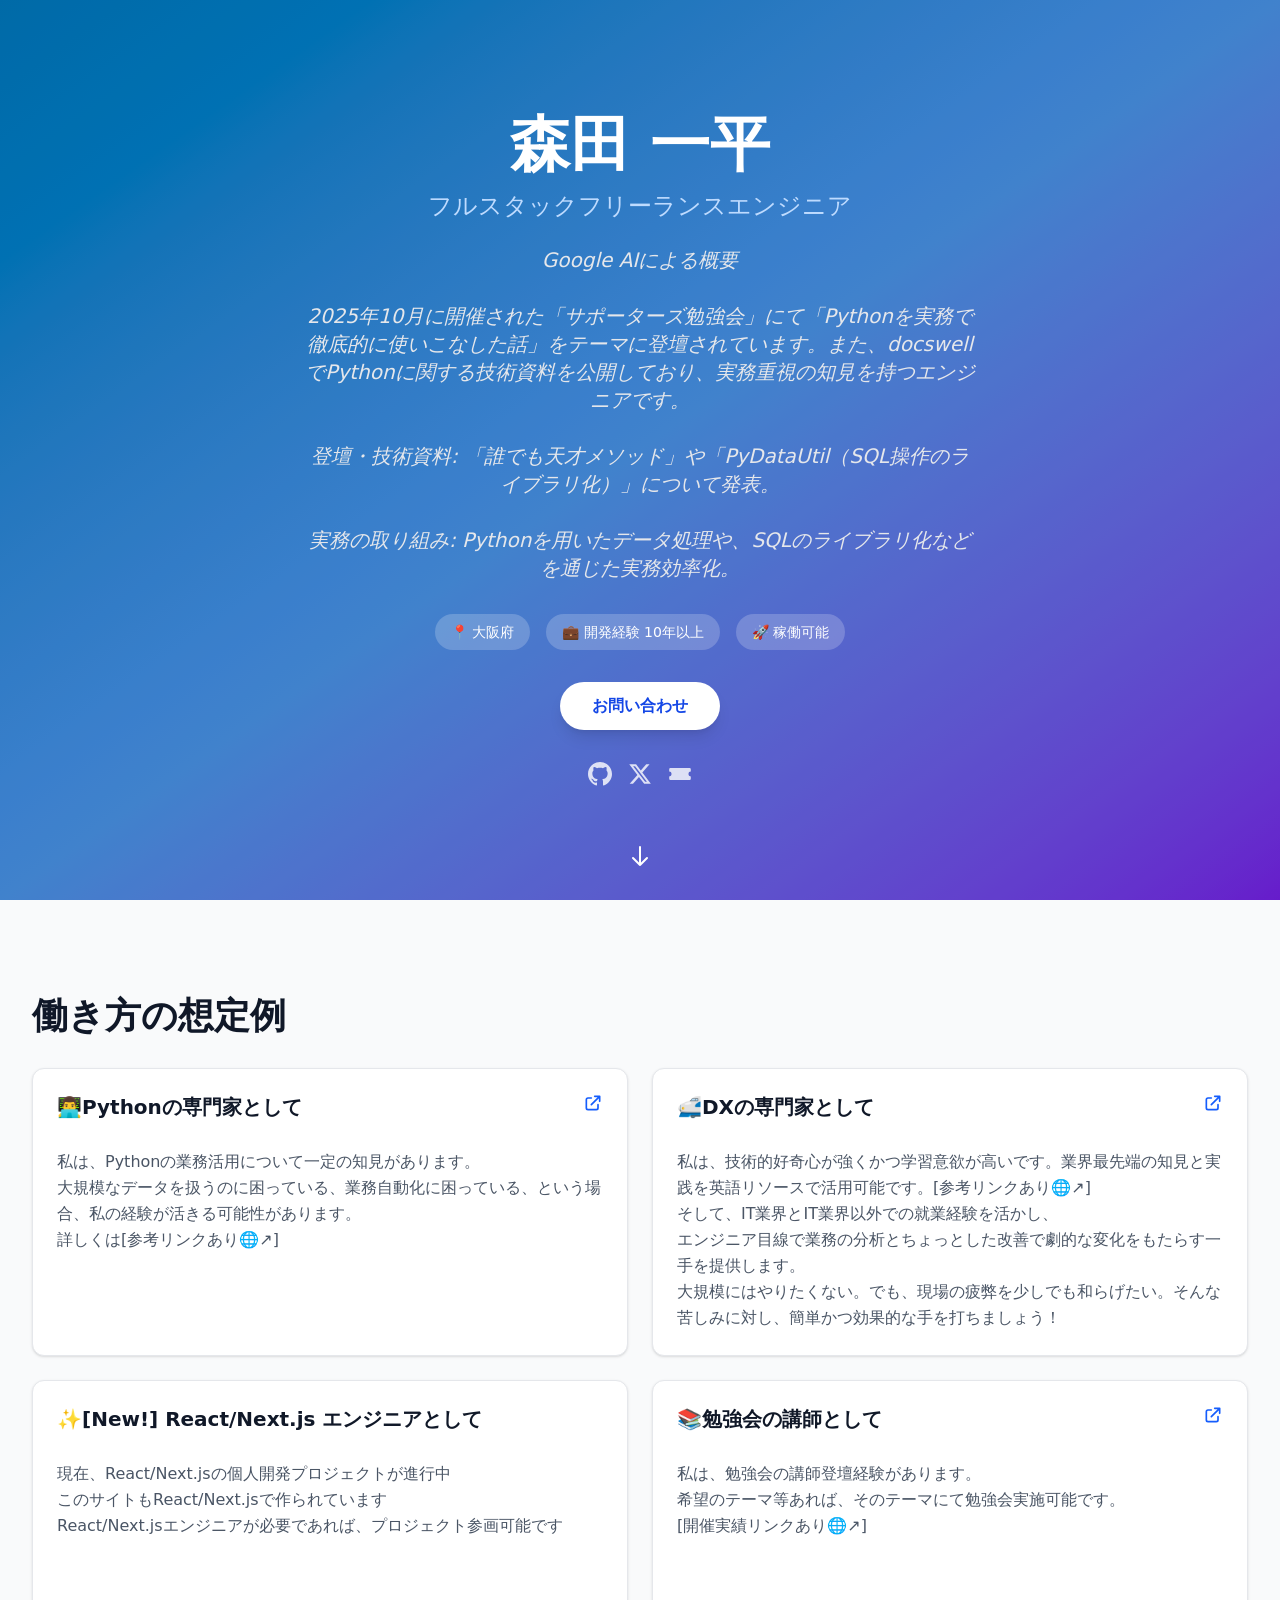
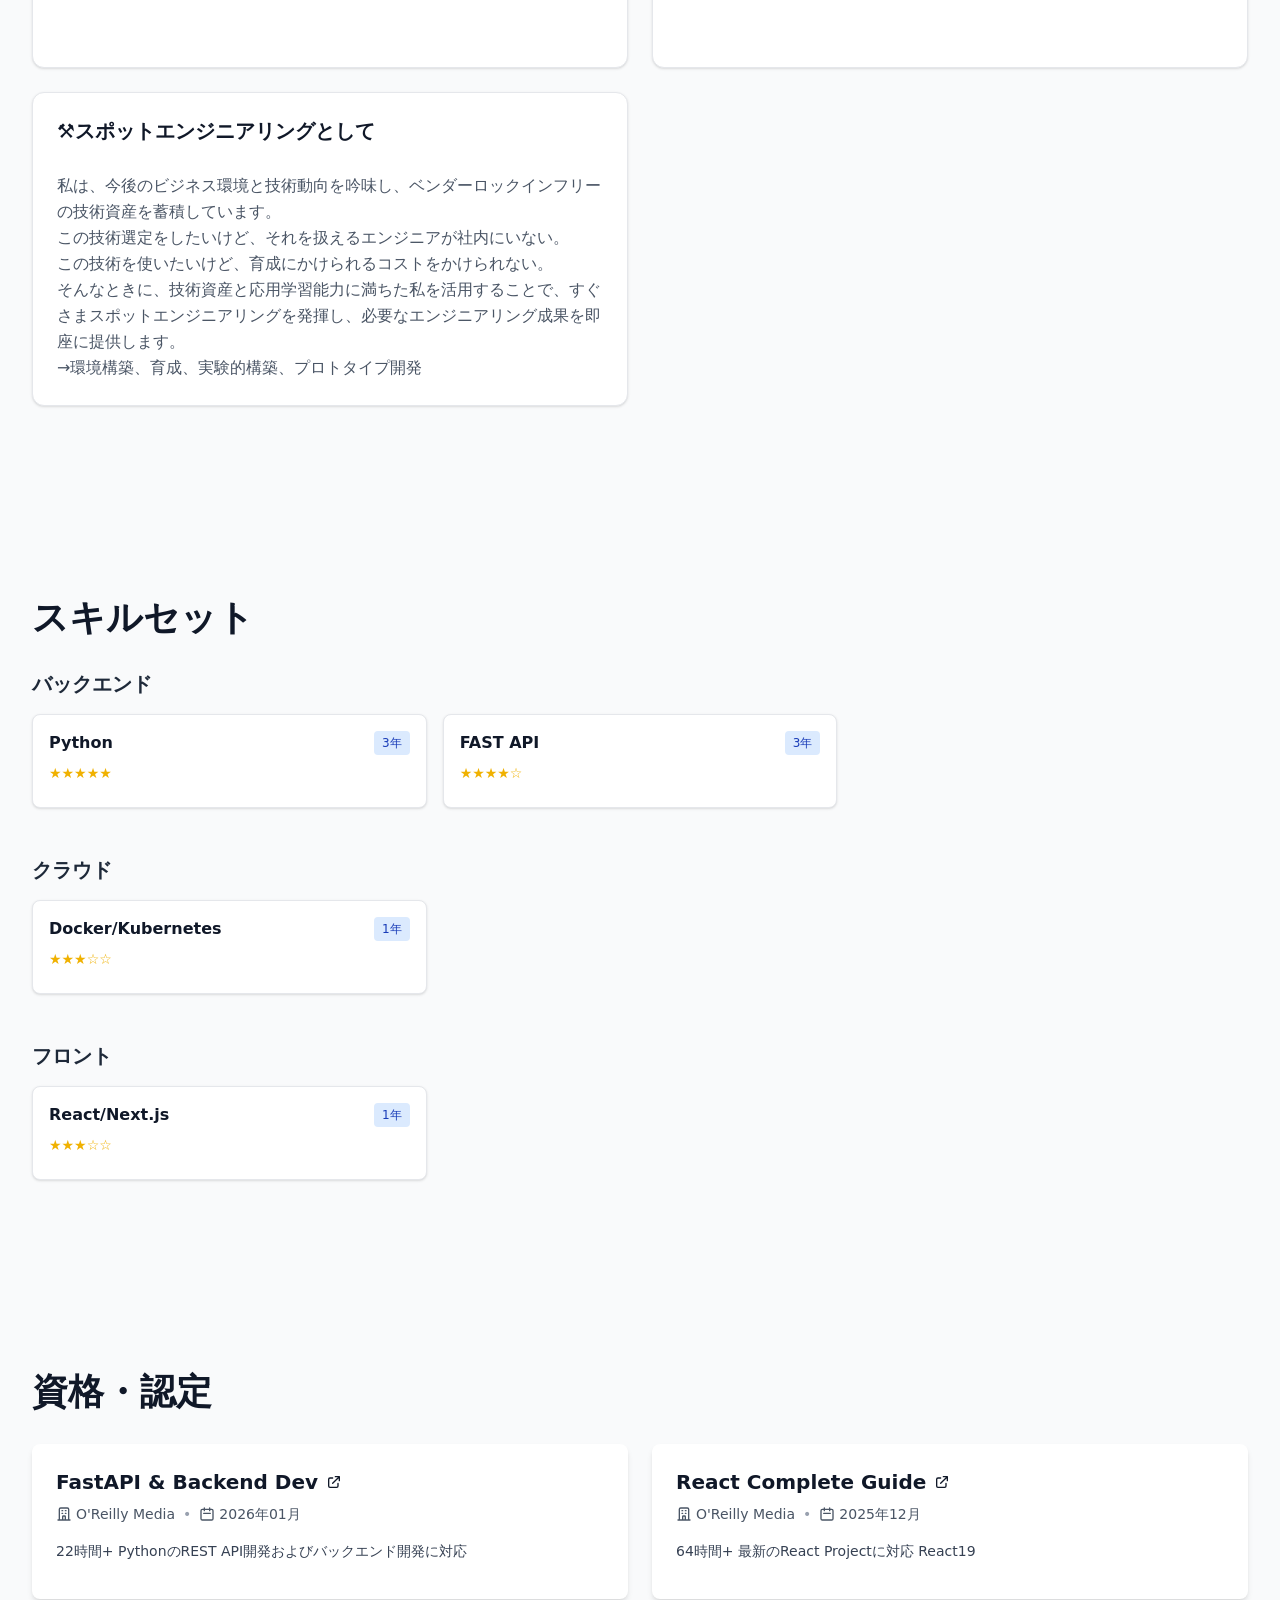
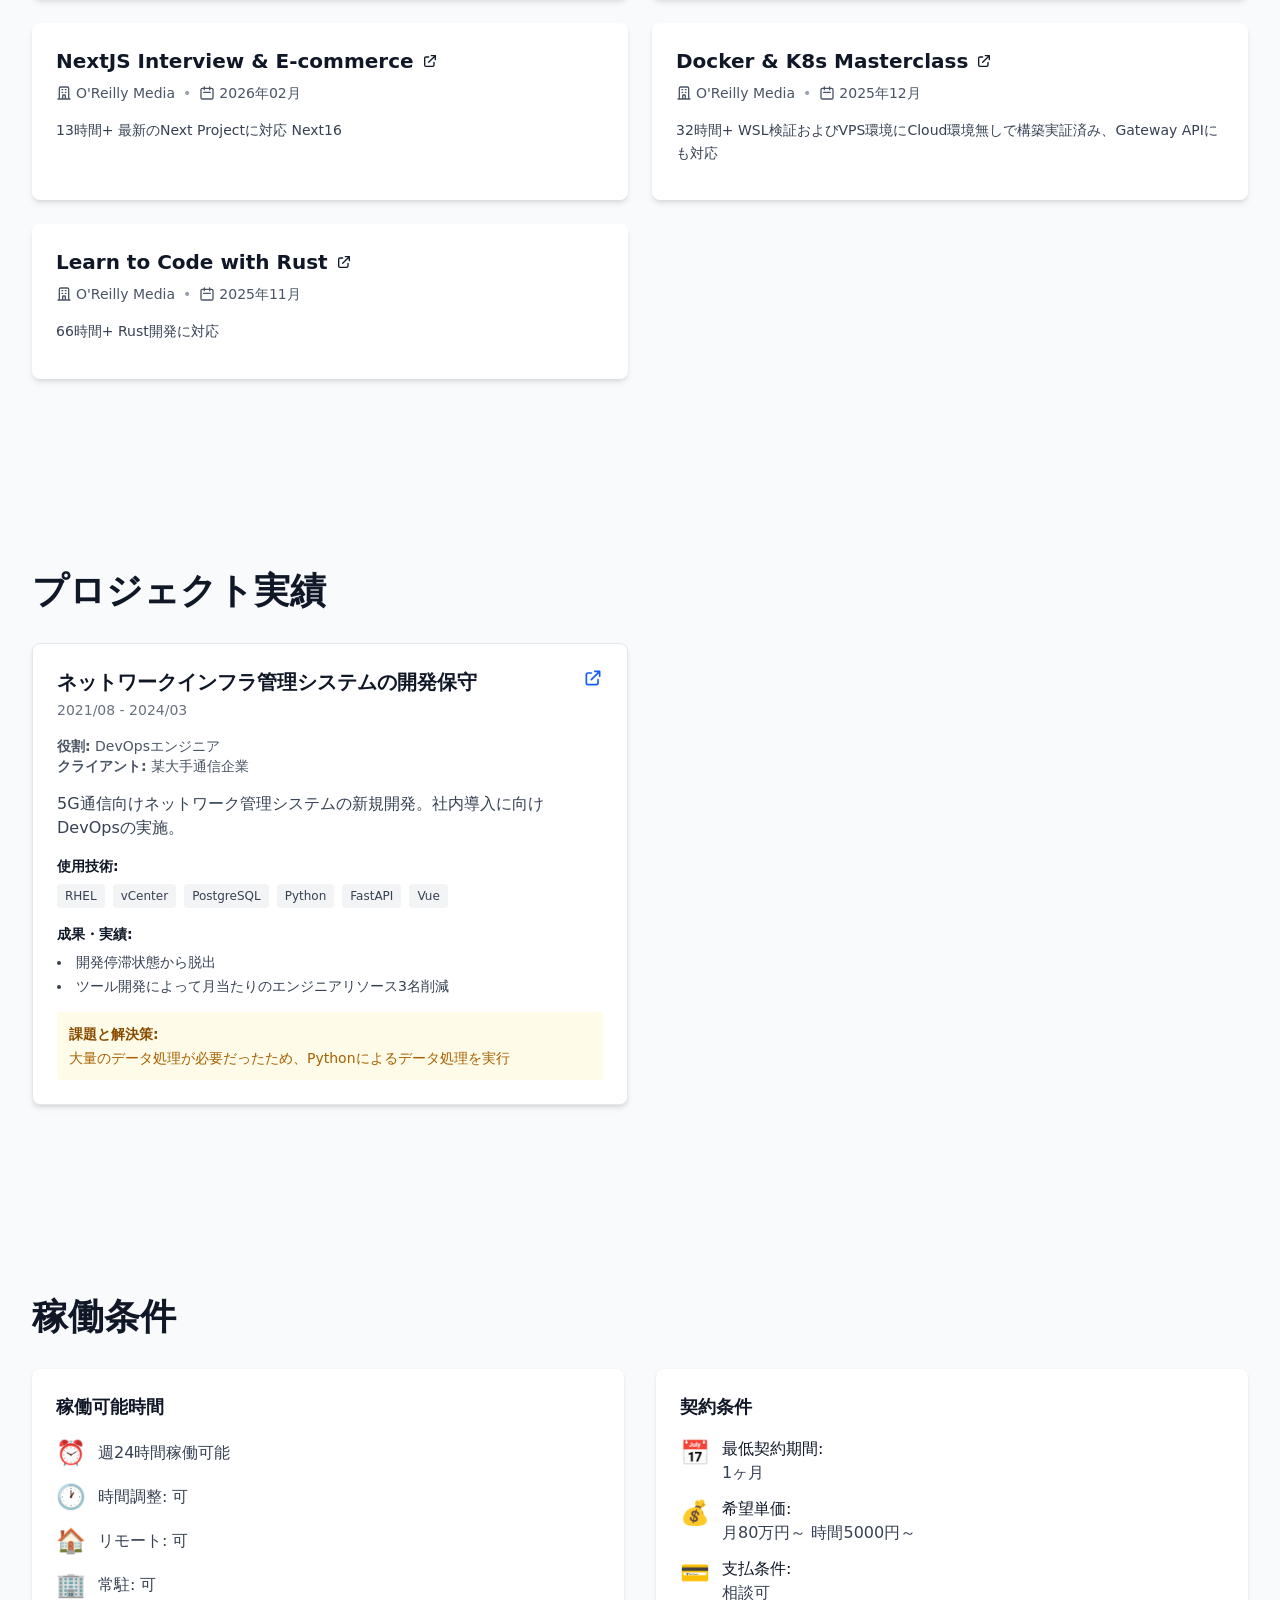
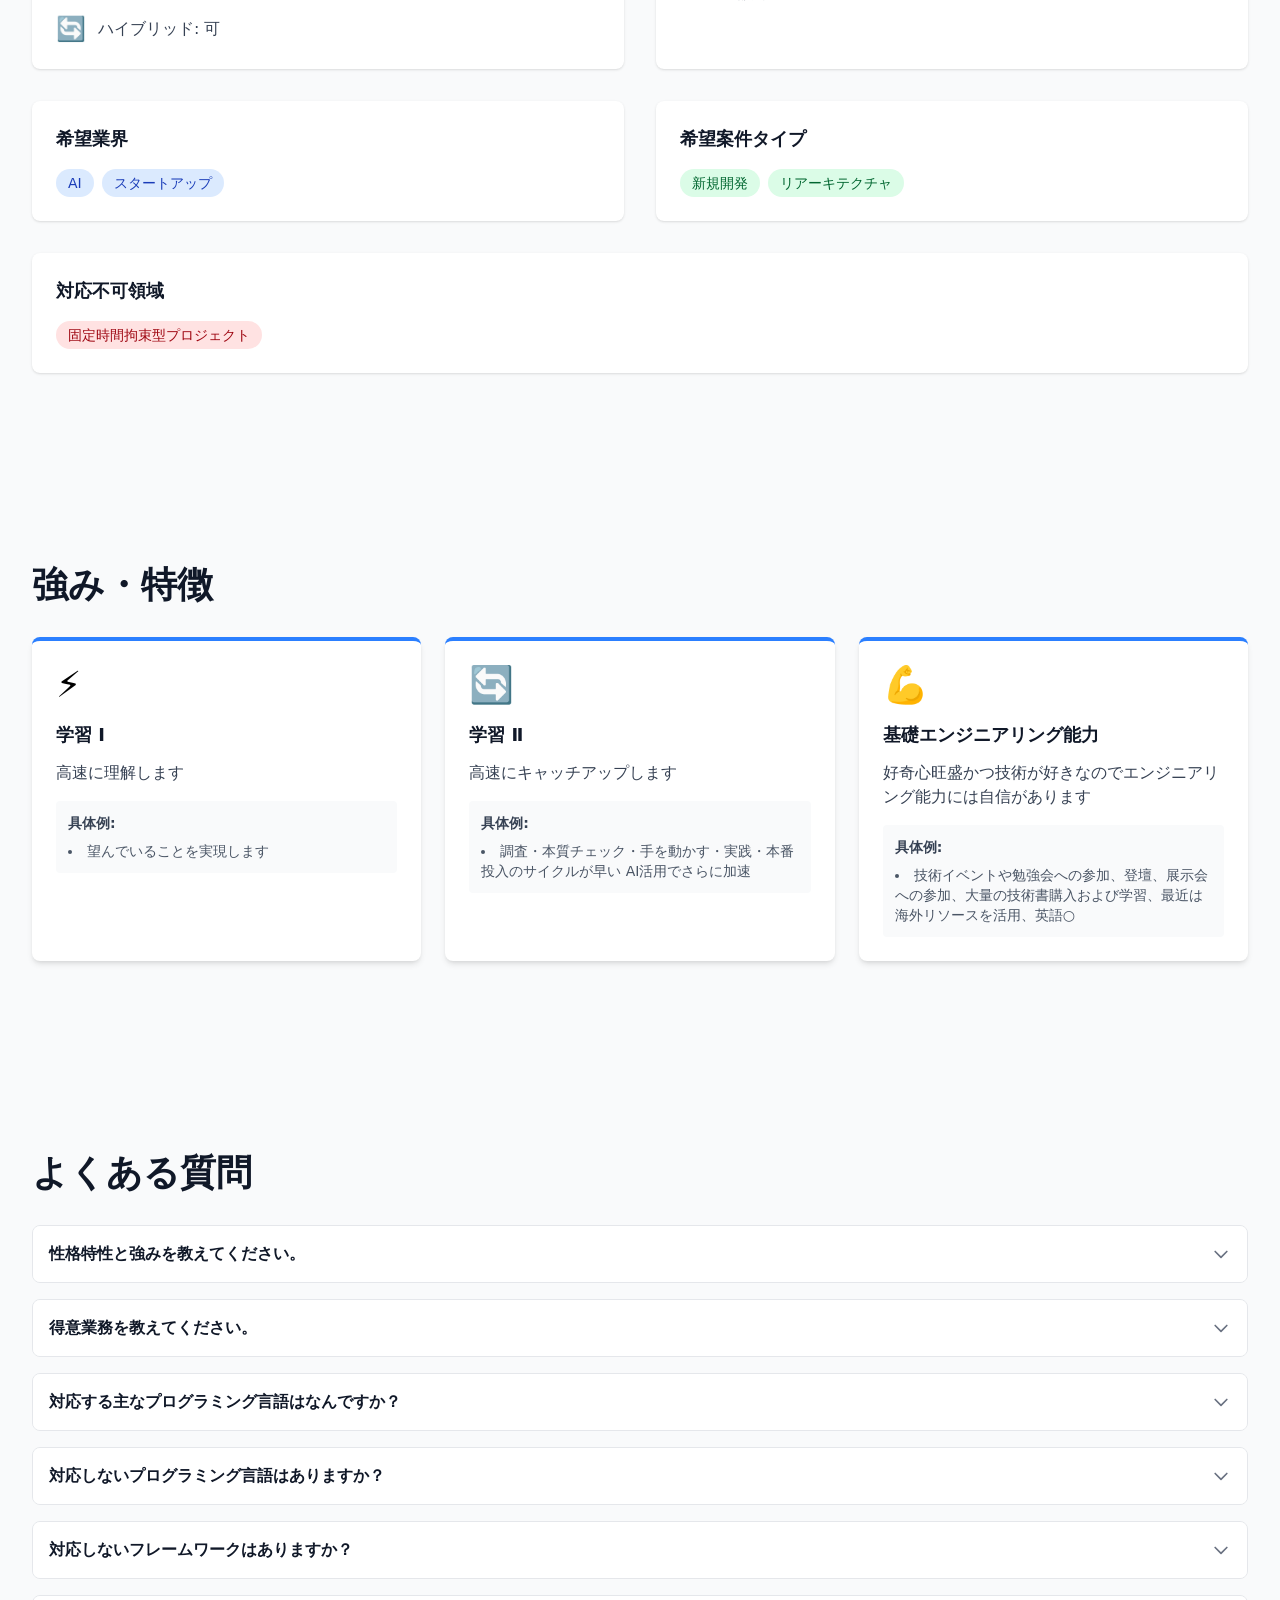
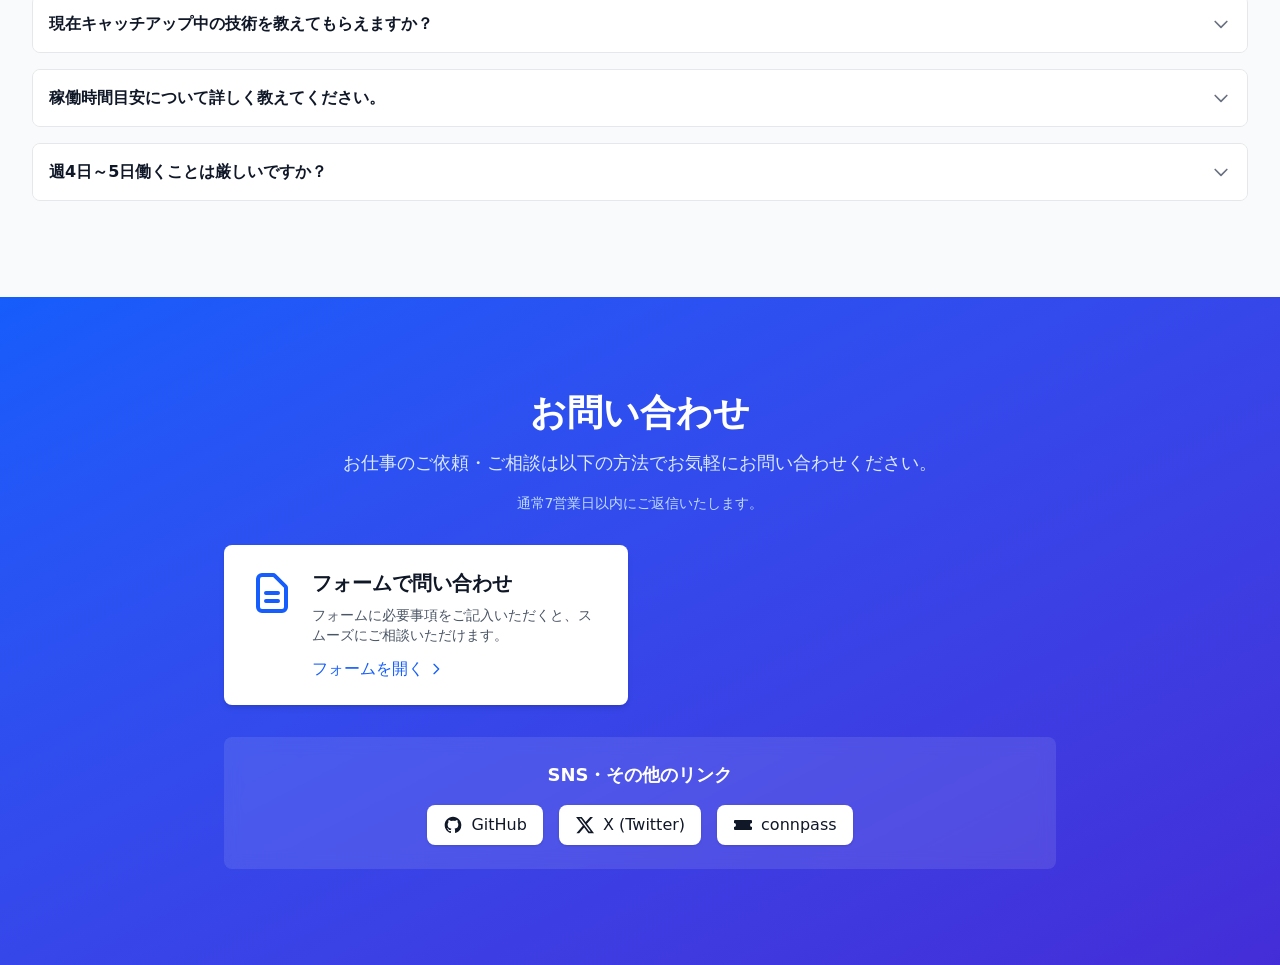
<file: index.html>
<!DOCTYPE html><!--vcSQYbUAYfc9o8JfDWvOz--><html lang="ja"><head><meta charSet="utf-8"/><meta name="viewport" content="width=device-width, initial-scale=1"/><link rel="stylesheet" href="/_next/static/chunks/21637117d24f6d53.css" data-precedence="next"/><link rel="preload" as="script" fetchPriority="low" href="/_next/static/chunks/2e9d0fde5605a479.js"/><script src="/_next/static/chunks/0a5dae4442f83b16.js" async=""></script><script src="/_next/static/chunks/7a3f8a1be485b436.js" async=""></script><script src="/_next/static/chunks/9f8403f216fbdd0e.js" async=""></script><script src="/_next/static/chunks/turbopack-169cd37d96ffd756.js" async=""></script><script src="/_next/static/chunks/2fc784e9c70ad6ef.js" async=""></script><script src="/_next/static/chunks/e862ff4bb3ba78aa.js" async=""></script><script src="/_next/static/chunks/fc244dcbfa33ba5e.js" async=""></script><script src="/_next/static/chunks/183411ad4b52add0.js" async=""></script><script src="/_next/static/chunks/bf49a2be76f476f9.js" async=""></script><link rel="preload" href="https://www.googletagmanager.com/gtag/js?id=G-JXW6S1HY9N" as="script"/><title>森田一平 - フルスタックエンジニア | Python/AI バックエンド</title><meta name="description" content="10年以上の開発経験を持つフルスタックエンジニア。Python/FastAPIを軸に、フロントもバックエンドもカバーしつつ、スタートアップから大企業まで献身的に支援しています。"/><meta name="author" content="森田一平"/><meta name="keywords" content="フリーランスエンジニア,フルスタック開発,Python,TypeScript,大阪"/><link rel="canonical" href="https://engineer.morita-ippei.com"/><meta property="og:title" content="森田一平 - フルスタックエンジニア | Python/AI バックエンド"/><meta property="og:description" content="10年以上の開発経験を持つフルスタックエンジニア。Python/FastAPIを軸に、フロントもバックエンドもカバーしつつ、スタートアップから大企業まで献身的に支援しています。"/><meta property="og:url" content="https://engineer.morita-ippei.com"/><meta property="og:site_name" content="森田一平 - ホームページ"/><meta property="og:locale" content="ja_JP"/><meta property="og:image" content="https://engineer.morita-ippei.com/og-image.png"/><meta property="og:type" content="website"/><meta name="twitter:card" content="summary_large_image"/><meta name="twitter:site" content="@ipm_eng"/><meta name="twitter:creator" content="@ipm_eng"/><meta name="twitter:title" content="森田一平 - フルスタックエンジニア | Python/AI バックエンド"/><meta name="twitter:description" content="10年以上の開発経験を持つフルスタックエンジニア。Python/FastAPIを軸に、フロントもバックエンドもカバーしつつ、スタートアップから大企業まで献身的に支援しています。"/><meta name="twitter:image" content="https://engineer.morita-ippei.com/og-image.png"/><link rel="icon" href="/favicon.ico?favicon.1f7fd454.ico" sizes="48x48" type="image/x-icon"/><script src="/_next/static/chunks/a6dad97d9634a72d.js" noModule=""></script></head><body><div hidden=""><!--$--><!--/$--></div><div class="page-container"><section class="hero"><div class="hero-overlay"></div><div class="hero-content"><h1 class="hero-title">森田 一平</h1><p class="hero-subtitle">フルスタックフリーランスエンジニア</p><blockquote class="hero-quote">Google AIによる概要

2025年10月に開催された「サポーターズ勉強会」にて「Pythonを実務で徹底的に使いこなした話」をテーマに登壇されています。また、docswellでPythonに関する技術資料を公開しており、実務重視の知見を持つエンジニアです。

登壇・技術資料: 「誰でも天才メソッド」や「PyDataUtil（SQL操作のライブラリ化）」について発表。

実務の取り組み: Pythonを用いたデータ処理や、SQLのライブラリ化などを通じた実務効率化。
</blockquote><div class="hero-badges"><span class="hero-badge">📍 <!-- -->大阪府</span><span class="hero-badge">💼 開発経験 <!-- -->10<!-- -->年以上</span><span class="hero-badge">🚀 稼働可能 </span></div><button type="button" class="hero-cta">お問い合わせ</button><div class="hero-socials"><a href="https://github.com/m-ippei" target="_blank" rel="noopener noreferrer" class="hero-social-link" aria-label="GitHub"><svg class="w-6 h-6" fill="currentColor" viewBox="0 0 24 24"><path d="M12 0c-6.626 0-12 5.373-12 12 0 5.302 3.438 9.8 8.207 11.387.599.111.793-.261.793-.577v-2.234c-3.338.726-4.033-1.416-4.033-1.416-.546-1.387-1.333-1.756-1.333-1.756-1.089-.745.083-.729.083-.729 1.205.084 1.839 1.237 1.839 1.237 1.07 1.834 2.807 1.304 3.492.997.107-.775.418-1.305.762-1.604-2.665-.305-5.467-1.334-5.467-5.931 0-1.311.469-2.381 1.236-3.221-.124-.303-.535-1.524.117-3.176 0 0 1.008-.322 3.301 1.23.957-.266 1.983-.399 3.003-.404 1.02.005 2.047.138 3.006.404 2.291-1.552 3.297-1.23 3.297-1.23.653 1.653.242 2.874.118 3.176.77.84 1.235 1.911 1.235 3.221 0 4.609-2.807 5.624-5.479 5.921.43.372.823 1.102.823 2.222v3.293c0 .319.192.694.801.576 4.765-1.589 8.199-6.086 8.199-11.386 0-6.627-5.373-12-12-12z"></path></svg></a><a href="https://x.com/ipm_eng" target="_blank" rel="noopener noreferrer" class="hero-social-link" aria-label="Twitter"><svg class="w-6 h-6" fill="currentColor" viewBox="0 0 24 24"><path d="M18.244 2.25h3.308l-7.227 8.26 8.502 11.24H16.17l-5.214-6.817L4.99 21.75H1.68l7.73-8.835L1.254 2.25H8.08l4.713 6.231zm-1.161 17.52h1.833L7.084 4.126H5.117z"></path></svg></a><a href="https://connpass.com/user/yanakuya8453/" target="_blank" rel="noopener noreferrer" class="hero-social-link" aria-label="connpass"><svg class="w-6 h-6" viewBox="0 0 100 60" xmlns="http://www.w3.org/2000/svg" fill="currentColor"><path d="M10,5 H90 A5,5 0 0 1 95,10 V20 A10,10 0 0 0 95,40 V50 A5,5 0 0 1 90,55 H10 A5,5 0 0 1 5,50 V40 A10,10 0 0 0 5,20 V10 A5,5 0 0 1 10,5 Z"></path></svg></a></div></div><div class="hero-scroll-indicator"><svg class="w-6 h-6 text-white" fill="none" stroke="currentColor" viewBox="0 0 24 24"><path stroke-linecap="round" stroke-linejoin="round" stroke-width="2" d="M19 14l-7 7m0 0l-7-7m7 7V3"></path></svg></div></section><section class="section "><div class="section-container"><h2 class="section-title">働き方の想定例</h2><div class="grid-2"><div class="workpatterns-container"><div class="workpattern-card"><div class="workpatterns-header"><h3 class="workpattern-title">👨‍💻Pythonの専門家として</h3><a href="https://www.docswell.com/s/m-ippei/K37Q81-2025-10-14-160746" target="_blank" rel="noopener noreferrer" class="project-link" aria-label="👨‍💻Pythonの専門家としてのリンク"><svg class="w-5 h-5" fill="none" stroke="currentColor" viewBox="0 0 24 24"><path stroke-linecap="round" stroke-linejoin="round" stroke-width="2" d="M10 6H6a2 2 0 00-2 2v10a2 2 0 002 2h10a2 2 0 002-2v-4M14 4h6m0 0v6m0-6L10 14"></path></svg></a></div><p class="workpattern-description">私は、Pythonの業務活用について一定の知見があります。
大規模なデータを扱うのに困っている、業務自動化に困っている、という場合、私の経験が活きる可能性があります。
詳しくは[参考リンクあり🌐↗]



</p></div></div><div class="workpatterns-container"><div class="workpattern-card"><div class="workpatterns-header"><h3 class="workpattern-title">🚅DXの専門家として</h3><a href="https://www.oreilly.com/search/skills/" target="_blank" rel="noopener noreferrer" class="project-link" aria-label="🚅DXの専門家としてのリンク"><svg class="w-5 h-5" fill="none" stroke="currentColor" viewBox="0 0 24 24"><path stroke-linecap="round" stroke-linejoin="round" stroke-width="2" d="M10 6H6a2 2 0 00-2 2v10a2 2 0 002 2h10a2 2 0 002-2v-4M14 4h6m0 0v6m0-6L10 14"></path></svg></a></div><p class="workpattern-description">私は、技術的好奇心が強くかつ学習意欲が高いです。業界最先端の知見と実践を英語リソースで活用可能です。[参考リンクあり🌐↗]
そして、IT業界とIT業界以外での就業経験を活かし、
エンジニア目線で業務の分析とちょっとした改善で劇的な変化をもたらす一手を提供します。
大規模にはやりたくない。でも、現場の疲弊を少しでも和らげたい。そんな苦しみに対し、簡単かつ効果的な手を打ちましょう！
</p></div></div><div class="workpatterns-container"><div class="workpattern-card"><div class="workpatterns-header"><h3 class="workpattern-title">✨[New!] React/Next.js エンジニアとして</h3></div><p class="workpattern-description">現在、React/Next.jsの個人開発プロジェクトが進行中
このサイトもReact/Next.jsで作られています
React/Next.jsエンジニアが必要であれば、プロジェクト参画可能です




</p></div></div><div class="workpatterns-container"><div class="workpattern-card"><div class="workpatterns-header"><h3 class="workpattern-title">📚勉強会の講師として</h3><a href="https://connpass.com/user/yanakuya8453/presentation/" target="_blank" rel="noopener noreferrer" class="project-link" aria-label="📚勉強会の講師としてのリンク"><svg class="w-5 h-5" fill="none" stroke="currentColor" viewBox="0 0 24 24"><path stroke-linecap="round" stroke-linejoin="round" stroke-width="2" d="M10 6H6a2 2 0 00-2 2v10a2 2 0 002 2h10a2 2 0 002-2v-4M14 4h6m0 0v6m0-6L10 14"></path></svg></a></div><p class="workpattern-description">私は、勉強会の講師登壇経験があります。
希望のテーマ等あれば、そのテーマにて勉強会実施可能です。
[開催実績リンクあり🌐↗]




</p></div></div><div class="workpatterns-container"><div class="workpattern-card"><div class="workpatterns-header"><h3 class="workpattern-title">⚒️スポットエンジニアリングとして</h3></div><p class="workpattern-description">私は、今後のビジネス環境と技術動向を吟味し、ベンダーロックインフリーの技術資産を蓄積しています。
この技術選定をしたいけど、それを扱えるエンジニアが社内にいない。
この技術を使いたいけど、育成にかけられるコストをかけられない。
そんなときに、技術資産と応用学習能力に満ちた私を活用することで、すぐさまスポットエンジニアリングを発揮し、必要なエンジニアリング成果を即座に提供します。
→環境構築、育成、実験的構築、プロトタイプ開発
</p></div></div></div></div></section><section class="section section-alt"><div class="section-container"><h2 class="section-title">スキルセット</h2><div class="space-y-lg"><div><h3 class="text-xl font-semibold text-gray-800 mb-4">バックエンド</h3><div class="grid-skills"><div class="skill-card group"><div class="skill-card-header"><h4 class="skill-card-title">Python</h4><span class="skill-years-badge">3<!-- -->年</span></div><div class="skill-stars">★★★★★</div><p class="skill-tooltip">業務用内製ツールの開発</p></div><div class="skill-card group"><div class="skill-card-header"><h4 class="skill-card-title">FAST API</h4><span class="skill-years-badge">3<!-- -->年</span></div><div class="skill-stars">★★★★☆</div><p class="skill-tooltip">REST APIサーバー開発</p></div></div></div><div><h3 class="text-xl font-semibold text-gray-800 mb-4">クラウド</h3><div class="grid-skills"><div class="skill-card group"><div class="skill-card-header"><h4 class="skill-card-title">Docker/Kubernetes</h4><span class="skill-years-badge">1<!-- -->年</span></div><div class="skill-stars">★★★☆☆</div><p class="skill-tooltip">構築実証済み</p></div></div></div><div><h3 class="text-xl font-semibold text-gray-800 mb-4">フロント</h3><div class="grid-skills"><div class="skill-card group"><div class="skill-card-header"><h4 class="skill-card-title">React/Next.js</h4><span class="skill-years-badge">1<!-- -->年</span></div><div class="skill-stars">★★★☆☆</div><p class="skill-tooltip">このWebサイトはNext.jsで構築</p></div></div></div></div></div></section><section id="certifications" class="section "><div class="section-container"><h2 class="section-title">資格・認定</h2><div class="grid-2"><div class="certification-card"><div class="card-header"><div class="flex-1"><h3 class="certification-title"><a href="https://www.credly.com/badges/0839e772-fc2c-4a60-b4a8-8b2f76b2c825" target="_blank" rel="noopener noreferrer" class="certification-link">FastAPI &amp; Backend Dev<svg class="w-4 h-4" fill="none" stroke="currentColor" viewBox="0 0 24 24"><path stroke-linecap="round" stroke-linejoin="round" stroke-width="2" d="M10 6H6a2 2 0 00-2 2v10a2 2 0 002 2h10a2 2 0 002-2v-4M14 4h6m0 0v6m0-6L10 14"></path></svg></a></h3><div class="certification-meta"><span class="certification-meta-item"><svg class="w-4 h-4" fill="none" stroke="currentColor" viewBox="0 0 24 24"><path stroke-linecap="round" stroke-linejoin="round" stroke-width="2" d="M19 21V5a2 2 0 00-2-2H7a2 2 0 00-2 2v16m14 0h2m-2 0h-5m-9 0H3m2 0h5M9 7h1m-1 4h1m4-4h1m-1 4h1m-5 10v-5a1 1 0 011-1h2a1 1 0 011 1v5m-4 0h4"></path></svg>O&#x27;Reilly Media</span><span class="certification-divider">•</span><span class="certification-meta-item"><svg class="w-4 h-4" fill="none" stroke="currentColor" viewBox="0 0 24 24"><path stroke-linecap="round" stroke-linejoin="round" stroke-width="2" d="M8 7V3m8 4V3m-9 8h10M5 21h14a2 2 0 002-2V7a2 2 0 00-2-2H5a2 2 0 00-2 2v12a2 2 0 002 2z"></path></svg>2026年01月</span></div></div></div><p class="cert-description">22時間+ PythonのREST API開発およびバックエンド開発に対応</p></div><div class="certification-card"><div class="card-header"><div class="flex-1"><h3 class="certification-title"><a href="https://www.credly.com/badges/9e23905c-de4a-4e1d-9b39-668ad4de4695" target="_blank" rel="noopener noreferrer" class="certification-link">React Complete Guide<svg class="w-4 h-4" fill="none" stroke="currentColor" viewBox="0 0 24 24"><path stroke-linecap="round" stroke-linejoin="round" stroke-width="2" d="M10 6H6a2 2 0 00-2 2v10a2 2 0 002 2h10a2 2 0 002-2v-4M14 4h6m0 0v6m0-6L10 14"></path></svg></a></h3><div class="certification-meta"><span class="certification-meta-item"><svg class="w-4 h-4" fill="none" stroke="currentColor" viewBox="0 0 24 24"><path stroke-linecap="round" stroke-linejoin="round" stroke-width="2" d="M19 21V5a2 2 0 00-2-2H7a2 2 0 00-2 2v16m14 0h2m-2 0h-5m-9 0H3m2 0h5M9 7h1m-1 4h1m4-4h1m-1 4h1m-5 10v-5a1 1 0 011-1h2a1 1 0 011 1v5m-4 0h4"></path></svg>O&#x27;Reilly Media</span><span class="certification-divider">•</span><span class="certification-meta-item"><svg class="w-4 h-4" fill="none" stroke="currentColor" viewBox="0 0 24 24"><path stroke-linecap="round" stroke-linejoin="round" stroke-width="2" d="M8 7V3m8 4V3m-9 8h10M5 21h14a2 2 0 002-2V7a2 2 0 00-2-2H5a2 2 0 00-2 2v12a2 2 0 002 2z"></path></svg>2025年12月</span></div></div></div><p class="cert-description">64時間+ 最新のReact Projectに対応 React19</p></div><div class="certification-card"><div class="card-header"><div class="flex-1"><h3 class="certification-title"><a href="https://www.credly.com/badges/40c02af5-4d7d-4fa9-8b3c-b160d4802abb" target="_blank" rel="noopener noreferrer" class="certification-link">NextJS Interview &amp; E-commerce<svg class="w-4 h-4" fill="none" stroke="currentColor" viewBox="0 0 24 24"><path stroke-linecap="round" stroke-linejoin="round" stroke-width="2" d="M10 6H6a2 2 0 00-2 2v10a2 2 0 002 2h10a2 2 0 002-2v-4M14 4h6m0 0v6m0-6L10 14"></path></svg></a></h3><div class="certification-meta"><span class="certification-meta-item"><svg class="w-4 h-4" fill="none" stroke="currentColor" viewBox="0 0 24 24"><path stroke-linecap="round" stroke-linejoin="round" stroke-width="2" d="M19 21V5a2 2 0 00-2-2H7a2 2 0 00-2 2v16m14 0h2m-2 0h-5m-9 0H3m2 0h5M9 7h1m-1 4h1m4-4h1m-1 4h1m-5 10v-5a1 1 0 011-1h2a1 1 0 011 1v5m-4 0h4"></path></svg>O&#x27;Reilly Media</span><span class="certification-divider">•</span><span class="certification-meta-item"><svg class="w-4 h-4" fill="none" stroke="currentColor" viewBox="0 0 24 24"><path stroke-linecap="round" stroke-linejoin="round" stroke-width="2" d="M8 7V3m8 4V3m-9 8h10M5 21h14a2 2 0 002-2V7a2 2 0 00-2-2H5a2 2 0 00-2 2v12a2 2 0 002 2z"></path></svg>2026年02月</span></div></div></div><p class="cert-description">13時間+ 最新のNext Projectに対応 Next16</p></div><div class="certification-card"><div class="card-header"><div class="flex-1"><h3 class="certification-title"><a href="https://www.credly.com/badges/8aaad78f-f40d-4cb5-9b81-35c186dd1354" target="_blank" rel="noopener noreferrer" class="certification-link">Docker &amp; K8s Masterclass<svg class="w-4 h-4" fill="none" stroke="currentColor" viewBox="0 0 24 24"><path stroke-linecap="round" stroke-linejoin="round" stroke-width="2" d="M10 6H6a2 2 0 00-2 2v10a2 2 0 002 2h10a2 2 0 002-2v-4M14 4h6m0 0v6m0-6L10 14"></path></svg></a></h3><div class="certification-meta"><span class="certification-meta-item"><svg class="w-4 h-4" fill="none" stroke="currentColor" viewBox="0 0 24 24"><path stroke-linecap="round" stroke-linejoin="round" stroke-width="2" d="M19 21V5a2 2 0 00-2-2H7a2 2 0 00-2 2v16m14 0h2m-2 0h-5m-9 0H3m2 0h5M9 7h1m-1 4h1m4-4h1m-1 4h1m-5 10v-5a1 1 0 011-1h2a1 1 0 011 1v5m-4 0h4"></path></svg>O&#x27;Reilly Media</span><span class="certification-divider">•</span><span class="certification-meta-item"><svg class="w-4 h-4" fill="none" stroke="currentColor" viewBox="0 0 24 24"><path stroke-linecap="round" stroke-linejoin="round" stroke-width="2" d="M8 7V3m8 4V3m-9 8h10M5 21h14a2 2 0 002-2V7a2 2 0 00-2-2H5a2 2 0 00-2 2v12a2 2 0 002 2z"></path></svg>2025年12月</span></div></div></div><p class="cert-description">32時間+ WSL検証およびVPS環境にCloud環境無しで構築実証済み、Gateway APIにも対応</p></div><div class="certification-card"><div class="card-header"><div class="flex-1"><h3 class="certification-title"><a href="https://www.credly.com/badges/b98b676b-bbf2-4b56-93ad-4dd82e801028" target="_blank" rel="noopener noreferrer" class="certification-link">Learn to Code with Rust<svg class="w-4 h-4" fill="none" stroke="currentColor" viewBox="0 0 24 24"><path stroke-linecap="round" stroke-linejoin="round" stroke-width="2" d="M10 6H6a2 2 0 00-2 2v10a2 2 0 002 2h10a2 2 0 002-2v-4M14 4h6m0 0v6m0-6L10 14"></path></svg></a></h3><div class="certification-meta"><span class="certification-meta-item"><svg class="w-4 h-4" fill="none" stroke="currentColor" viewBox="0 0 24 24"><path stroke-linecap="round" stroke-linejoin="round" stroke-width="2" d="M19 21V5a2 2 0 00-2-2H7a2 2 0 00-2 2v16m14 0h2m-2 0h-5m-9 0H3m2 0h5M9 7h1m-1 4h1m4-4h1m-1 4h1m-5 10v-5a1 1 0 011-1h2a1 1 0 011 1v5m-4 0h4"></path></svg>O&#x27;Reilly Media</span><span class="certification-divider">•</span><span class="certification-meta-item"><svg class="w-4 h-4" fill="none" stroke="currentColor" viewBox="0 0 24 24"><path stroke-linecap="round" stroke-linejoin="round" stroke-width="2" d="M8 7V3m8 4V3m-9 8h10M5 21h14a2 2 0 002-2V7a2 2 0 00-2-2H5a2 2 0 00-2 2v12a2 2 0 002 2z"></path></svg>2025年11月</span></div></div></div><p class="cert-description">66時間+ Rust開発に対応</p></div></div></div></section><section class="section "><div class="section-container"><h2 class="section-title">プロジェクト実績</h2><div class="grid-2"><div class="project-card"><div class="card-header"><div><h3 class="card-title">ネットワークインフラ管理システムの開発保守</h3><p class="card-subtitle">2021/08 - 2024/03</p></div><a href="https://www.docswell.com/s/m-ippei/K37Q81-2025-10-14-160746" target="_blank" rel="noopener noreferrer" class="project-link" aria-label="ネットワークインフラ管理システムの開発保守のリンク"><svg class="w-5 h-5" fill="none" stroke="currentColor" viewBox="0 0 24 24"><path stroke-linecap="round" stroke-linejoin="round" stroke-width="2" d="M10 6H6a2 2 0 00-2 2v10a2 2 0 002 2h10a2 2 0 002-2v-4M14 4h6m0 0v6m0-6L10 14"></path></svg></a></div><div class="mb-4"><p class="project-meta"><span class="project-meta-label">役割:</span> <!-- -->DevOpsエンジニア</p><p class="project-meta"><span class="project-meta-label">クライアント:</span> <!-- -->某大手通信企業</p></div><p class="card-text mb-4">5G通信向けネットワーク管理システムの新規開発。社内導入に向けDevOpsの実施。</p><div class="mb-4"><h4 class="text-sm font-semibold text-gray-900 mb-2">使用技術:</h4><div class="tag-container"><span class="tech-tag">RHEL</span><span class="tech-tag">vCenter</span><span class="tech-tag">PostgreSQL</span><span class="tech-tag">Python</span><span class="tech-tag">FastAPI</span><span class="tech-tag">Vue</span></div></div><div class="mb-4"><h4 class="text-sm font-semibold text-gray-900 mb-2">成果・実績:</h4><ul class="list-disc-space"><li>開発停滞状態から脱出</li><li>ツール開発によって月当たりのエンジニアリソース3名削減</li></ul></div><div class="challenge-box"><h4 class="challenge-title">課題と解決策:</h4><p class="challenge-text">大量のデータ処理が必要だったため、Pythonによるデータ処理を実行</p></div></div></div></div></section><section class="section section-alt"><div class="section-container"><h2 class="section-title">稼働条件</h2><div class="conditions-grid"><div class="conditions-card"><h3 class="conditions-title">稼働可能時間</h3><ul class="conditions-list"><li class="conditions-item"><span class="conditions-icon">⏰</span><span class="conditions-text">週<!-- -->24<!-- -->時間稼働可能</span></li><li class="conditions-item"><span class="conditions-icon">🕐</span><span class="conditions-text">時間調整: <!-- -->可</span></li><li class="conditions-item"><span class="conditions-icon">🏠</span><span class="conditions-text">リモート: <!-- -->可</span></li><li class="conditions-item"><span class="conditions-icon">🏢</span><span class="conditions-text">常駐: <!-- -->可</span></li><li class="conditions-item"><span class="conditions-icon">🔄</span><span class="conditions-text">ハイブリッド: <!-- -->可</span></li></ul></div><div class="conditions-card"><h3 class="conditions-title">契約条件</h3><ul class="conditions-list"><li class="conditions-item-start"><span class="conditions-icon">📅</span><div><span class="conditions-label">最低契約期間:</span><p class="conditions-text">1ヶ月</p></div></li><li class="conditions-item-start"><span class="conditions-icon">💰</span><div><span class="conditions-label">希望単価:</span><p class="conditions-text">月80万円～ 時間5000円～</p></div></li><li class="conditions-item-start"><span class="conditions-icon">💳</span><div><span class="conditions-label">支払条件:</span><p class="conditions-text">相談可</p></div></li></ul></div><div class="conditions-card"><h3 class="conditions-title">希望業界</h3><div class="tag-container"><span class="industry-tag">AI</span><span class="industry-tag">スタートアップ</span></div></div><div class="conditions-card"><h3 class="conditions-title">希望案件タイプ</h3><div class="tag-container"><span class="project-type-tag">新規開発</span><span class="project-type-tag">リアーキテクチャ</span></div></div><div class="conditions-card-full"><h3 class="conditions-title">対応不可領域</h3><div class="tag-container"><span class="excluded-tag">固定時間拘束型プロジェクト</span></div></div></div></div></section><section class="section "><div class="section-container"><h2 class="section-title">強み・特徴</h2><div class="grid-3"><div class="strength-card"><div class="strength-icon">⚡</div><h3 class="card-title-lg">学習 Ⅰ</h3><p class="card-text mb-4">高速に理解します</p><div class="strength-example-box"><h4 class="strength-example-title">具体例:</h4><ul class="list-disc-space text-gray-600"><li>望んでいることを実現します</li></ul></div></div><div class="strength-card"><div class="strength-icon">🔄</div><h3 class="card-title-lg">学習 Ⅱ</h3><p class="card-text mb-4">高速にキャッチアップします</p><div class="strength-example-box"><h4 class="strength-example-title">具体例:</h4><ul class="list-disc-space text-gray-600"><li>調査・本質チェック・手を動かす・実践・本番投入のサイクルが早い AI活用でさらに加速</li></ul></div></div><div class="strength-card"><div class="strength-icon">💪</div><h3 class="card-title-lg">基礎エンジニアリング能力</h3><p class="card-text mb-4">好奇心旺盛かつ技術が好きなのでエンジニアリング能力には自信があります</p><div class="strength-example-box"><h4 class="strength-example-title">具体例:</h4><ul class="list-disc-space text-gray-600"><li>技術イベントや勉強会への参加、登壇、展示会への参加、大量の技術書購入および学習、最近は海外リソースを活用、英語○</li></ul></div></div></div></div></section><section class="section section-alt"><div class="section-container"><h2 class="section-title">よくある質問</h2><div class="faq-container"><div class="faq-item"><button class="faq-question" aria-expanded="false" aria-controls="faq-answer-0"><span class="faq-question-text">性格特性と強みを教えてください。</span><svg class="faq-icon " fill="none" stroke="currentColor" viewBox="0 0 24 24"><path stroke-linecap="round" stroke-linejoin="round" stroke-width="2" d="M19 9l-7 7-7-7"></path></svg></button><div id="faq-answer-0" class="faq-answer-container max-h-0"><div class="faq-answer">好奇心旺盛かつ問題解決思考です。ゆえに、状況に応じた戦略・手段構築と実践が強みです。</div></div></div><div class="faq-item"><button class="faq-question" aria-expanded="false" aria-controls="faq-answer-1"><span class="faq-question-text">得意業務を教えてください。</span><svg class="faq-icon " fill="none" stroke="currentColor" viewBox="0 0 24 24"><path stroke-linecap="round" stroke-linejoin="round" stroke-width="2" d="M19 9l-7 7-7-7"></path></svg></button><div id="faq-answer-1" class="faq-answer-container max-h-0"><div class="faq-answer">Webサービス構築、バックエンド、インフラ設定</div></div></div><div class="faq-item"><button class="faq-question" aria-expanded="false" aria-controls="faq-answer-2"><span class="faq-question-text">対応する主なプログラミング言語はなんですか？</span><svg class="faq-icon " fill="none" stroke="currentColor" viewBox="0 0 24 24"><path stroke-linecap="round" stroke-linejoin="round" stroke-width="2" d="M19 9l-7 7-7-7"></path></svg></button><div id="faq-answer-2" class="faq-answer-container max-h-0"><div class="faq-answer">Python, TypeScript(JavaScript), Rust, Go</div></div></div><div class="faq-item"><button class="faq-question" aria-expanded="false" aria-controls="faq-answer-3"><span class="faq-question-text">対応しないプログラミング言語はありますか？</span><svg class="faq-icon " fill="none" stroke="currentColor" viewBox="0 0 24 24"><path stroke-linecap="round" stroke-linejoin="round" stroke-width="2" d="M19 9l-7 7-7-7"></path></svg></button><div id="faq-answer-3" class="faq-answer-container max-h-0"><div class="faq-answer">Ruby, PHP, Java, Kotlin, Swift, C#です。</div></div></div><div class="faq-item"><button class="faq-question" aria-expanded="false" aria-controls="faq-answer-4"><span class="faq-question-text">対応しないフレームワークはありますか？</span><svg class="faq-icon " fill="none" stroke="currentColor" viewBox="0 0 24 24"><path stroke-linecap="round" stroke-linejoin="round" stroke-width="2" d="M19 9l-7 7-7-7"></path></svg></button><div id="faq-answer-4" class="faq-answer-container max-h-0"><div class="faq-answer">Rails, Vue, Laraval, Flutter, Unity, Django, Springです。</div></div></div><div class="faq-item"><button class="faq-question" aria-expanded="false" aria-controls="faq-answer-5"><span class="faq-question-text">現在キャッチアップ中の技術を教えてもらえますか？</span><svg class="faq-icon " fill="none" stroke="currentColor" viewBox="0 0 24 24"><path stroke-linecap="round" stroke-linejoin="round" stroke-width="2" d="M19 9l-7 7-7-7"></path></svg></button><div id="faq-answer-5" class="faq-answer-container max-h-0"><div class="faq-answer">Next.js, AWS, Cloud Flare, React Nativeです。</div></div></div><div class="faq-item"><button class="faq-question" aria-expanded="false" aria-controls="faq-answer-6"><span class="faq-question-text">稼働時間目安について詳しく教えてください。</span><svg class="faq-icon " fill="none" stroke="currentColor" viewBox="0 0 24 24"><path stroke-linecap="round" stroke-linejoin="round" stroke-width="2" d="M19 9l-7 7-7-7"></path></svg></button><div id="faq-answer-6" class="faq-answer-container max-h-0"><div class="faq-answer">基本週3日前後の想定ですが、案件次第で調整可能です。</div></div></div><div class="faq-item"><button class="faq-question" aria-expanded="false" aria-controls="faq-answer-7"><span class="faq-question-text">週4日～5日働くことは厳しいですか？</span><svg class="faq-icon " fill="none" stroke="currentColor" viewBox="0 0 24 24"><path stroke-linecap="round" stroke-linejoin="round" stroke-width="2" d="M19 9l-7 7-7-7"></path></svg></button><div id="faq-answer-7" class="faq-answer-container max-h-0"><div class="faq-answer">案件と契約内容次第となります。</div></div></div></div></div></section><section id="contact" class="contact-section"><div class="section-narrow"><div class="contact-header"><h2 class="contact-title">お問い合わせ</h2><p class="contact-description">お仕事のご依頼・ご相談は以下の方法でお気軽にお問い合わせください。</p><p class="contact-note">通常7営業日以内にご返信いたします。</p></div><div class="contact-grid"><button type="button" class="contact-card"><div class="contact-card-content"><div class="contact-card-icon"><svg class="contact-card-icon-blue" fill="none" stroke="currentColor" viewBox="0 0 24 24"><path stroke-linecap="round" stroke-linejoin="round" stroke-width="2" d="M9 12h6m-6 4h6m2 5H7a2 2 0 01-2-2V5a2 2 0 012-2h5.586a1 1 0 01.707.293l5.414 5.414a1 1 0 01.293.707V19a2 2 0 01-2 2z"></path></svg></div><div class="contact-card-body"><h3 class="contact-card-title">フォームで問い合わせ</h3><p class="contact-card-text">フォームに必要事項をご記入いただくと、スムーズにご相談いただけます。</p><span class="contact-card-action">フォームを開く<svg class="w-4 h-4 ml-1" fill="none" stroke="currentColor" viewBox="0 0 24 24"><path stroke-linecap="round" stroke-linejoin="round" stroke-width="2" d="M9 5l7 7-7 7"></path></svg></span></div></div></button></div><div class="social-container"><h3 class="social-title">SNS・その他のリンク</h3><div class="social-links"><a href="https://github.com/m-ippei" target="_blank" rel="noopener noreferrer" class="social-link"><svg class="w-5 h-5" fill="currentColor" viewBox="0 0 24 24"><path fill-rule="evenodd" d="M12 2C6.477 2 2 6.484 2 12.017c0 4.425 2.865 8.18 6.839 9.504.5.092.682-.217.682-.483 0-.237-.008-.868-.013-1.703-2.782.605-3.369-1.343-3.369-1.343-.454-1.158-1.11-1.466-1.11-1.466-.908-.62.069-.608.069-.608 1.003.07 1.531 1.032 1.531 1.032.892 1.53 2.341 1.088 2.91.832.092-.647.35-1.088.636-1.338-2.22-.253-4.555-1.113-4.555-4.951 0-1.093.39-1.988 1.029-2.688-.103-.253-.446-1.272.098-2.65 0 0 .84-.27 2.75 1.026A9.564 9.564 0 0112 6.844c.85.004 1.705.115 2.504.337 1.909-1.296 2.747-1.027 2.747-1.027.546 1.379.202 2.398.1 2.651.64.7 1.028 1.595 1.028 2.688 0 3.848-2.339 4.695-4.566 4.943.359.309.678.92.678 1.855 0 1.338-.012 2.419-.012 2.747 0 .268.18.58.688.482A10.019 10.019 0 0022 12.017C22 6.484 17.522 2 12 2z" clip-rule="evenodd"></path></svg>GitHub</a><a href="https://x.com/ipm_eng" target="_blank" rel="noopener noreferrer" class="social-link"><svg class="w-5 h-5" fill="currentColor" viewBox="0 0 24 24"><path d="M18.244 2.25h3.308l-7.227 8.26 8.502 11.24H16.17l-5.214-6.817L4.99 21.75H1.68l7.73-8.835L1.254 2.25H8.08l4.713 6.231zm-1.161 17.52h1.833L7.084 4.126H5.117z"></path></svg>X (Twitter)</a><a href="https://connpass.com/user/yanakuya8453/" target="_blank" rel="noopener noreferrer" class="social-link"><svg class="w-5 h-5" fill="currentColor" viewBox="0 0 100 60"><path d="M10,5 H90 A5,5 0 0 1 95,10 V20 A10,10 0 0 0 95,40 V50 A5,5 0 0 1 90,55 H10 A5,5 0 0 1 5,50 V40 A10,10 0 0 0 5,20 V10 A5,5 0 0 1 10,5 Z"></path></svg>connpass</a></div></div></div></section></div><!--$--><!--/$--><script src="/_next/static/chunks/2e9d0fde5605a479.js" id="_R_" async=""></script><script>(self.__next_f=self.__next_f||[]).push([0])</script><script>self.__next_f.push([1,"1:\"$Sreact.fragment\"\n2:I[5116,[\"/_next/static/chunks/2fc784e9c70ad6ef.js\",\"/_next/static/chunks/e862ff4bb3ba78aa.js\"],\"default\"]\n3:I[44533,[\"/_next/static/chunks/2fc784e9c70ad6ef.js\",\"/_next/static/chunks/e862ff4bb3ba78aa.js\"],\"default\"]\n4:I[11804,[\"/_next/static/chunks/fc244dcbfa33ba5e.js\",\"/_next/static/chunks/183411ad4b52add0.js\"],\"\"]\n5:I[37686,[\"/_next/static/chunks/fc244dcbfa33ba5e.js\"],\"GoogleAnalytics\"]\n6:I[52375,[\"/_next/static/chunks/fc244dcbfa33ba5e.js\",\"/_next/static/chunks/bf49a2be76f476f9.js\"],\"ScrollToContactButton\"]\n12:I[46763,[],\"default\"]\n:HL[\"/_next/static/chunks/21637117d24f6d53.css\",\"style\"]\n"])</script><script>self.__next_f.push([1,"0:{\"P\":null,\"b\":\"vcSQYbUAYfc9o8JfDWvOz\",\"c\":[\"\",\"\"],\"q\":\"\",\"i\":false,\"f\":[[[\"\",{\"children\":[\"__PAGE__\",{}]},\"$undefined\",\"$undefined\",true],[[\"$\",\"$1\",\"c\",{\"children\":[[[\"$\",\"link\",\"0\",{\"rel\":\"stylesheet\",\"href\":\"/_next/static/chunks/21637117d24f6d53.css\",\"precedence\":\"next\",\"crossOrigin\":\"$undefined\",\"nonce\":\"$undefined\"}],[\"$\",\"script\",\"script-0\",{\"src\":\"/_next/static/chunks/fc244dcbfa33ba5e.js\",\"async\":true,\"nonce\":\"$undefined\"}]],[\"$\",\"html\",null,{\"lang\":\"ja\",\"children\":[[\"$\",\"body\",null,{\"children\":[\"$\",\"$L2\",null,{\"parallelRouterKey\":\"children\",\"error\":\"$undefined\",\"errorStyles\":\"$undefined\",\"errorScripts\":\"$undefined\",\"template\":[\"$\",\"$L3\",null,{}],\"templateStyles\":\"$undefined\",\"templateScripts\":\"$undefined\",\"notFound\":[[\"$\",\"div\",null,{\"style\":{\"textAlign\":\"center\",\"marginTop\":\"50px\"},\"children\":[[\"$\",\"h2\",null,{\"children\":\"404 - ページが見つかりません\"}],[\"$\",\"p\",null,{\"children\":\"お探しのページは存在しないか、削除された可能性があります。\"}],[\"$\",\"$L4\",null,{\"href\":\"/\",\"style\":{\"color\":\"blue\",\"textDecoration\":\"underline\"},\"children\":\"ホームに戻る\"}]]}],[]],\"forbidden\":\"$undefined\",\"unauthorized\":\"$undefined\"}]}],[\"$\",\"$L5\",null,{\"gaId\":\"G-JXW6S1HY9N\"}]]}]]}],{\"children\":[[\"$\",\"$1\",\"c\",{\"children\":[[\"$\",\"div\",null,{\"className\":\"page-container\",\"children\":[[\"$\",\"section\",null,{\"className\":\"hero\",\"children\":[[\"$\",\"div\",null,{\"className\":\"hero-overlay\"}],[\"$\",\"div\",null,{\"className\":\"hero-content\",\"children\":[[\"$\",\"h1\",null,{\"className\":\"hero-title\",\"children\":\"森田 一平\"}],[\"$\",\"p\",null,{\"className\":\"hero-subtitle\",\"children\":\"フルスタックフリーランスエンジニア\"}],[\"$\",\"blockquote\",null,{\"className\":\"hero-quote\",\"children\":\"Google AIによる概要\\n\\n2025年10月に開催された「サポーターズ勉強会」にて「Pythonを実務で徹底的に使いこなした話」をテーマに登壇されています。また、docswellでPythonに関する技術資料を公開しており、実務重視の知見を持つエンジニアです。\\n\\n登壇・技術資料: 「誰でも天才メソッド」や「PyDataUtil（SQL操作のライブラリ化）」について発表。\\n\\n実務の取り組み: Pythonを用いたデータ処理や、SQLのライブラリ化などを通じた実務効率化。\\n\"}],[\"$\",\"div\",null,{\"className\":\"hero-badges\",\"children\":[[\"$\",\"span\",null,{\"className\":\"hero-badge\",\"children\":[\"📍 \",\"大阪府\"]}],[\"$\",\"span\",null,{\"className\":\"hero-badge\",\"children\":[\"💼 開発経験 \",10,\"年以上\"]}],[\"$\",\"span\",null,{\"className\":\"hero-badge\",\"children\":[\"🚀 稼働可能 \",\"$undefined\"]}]]}],[\"$\",\"$L6\",null,{\"className\":\"hero-cta\",\"children\":\"お問い合わせ\"}],[\"$\",\"div\",null,{\"className\":\"hero-socials\",\"children\":[[\"$\",\"a\",null,{\"href\":\"https://github.com/m-ippei\",\"target\":\"_blank\",\"rel\":\"noopener noreferrer\",\"className\":\"hero-social-link\",\"aria-label\":\"GitHub\",\"children\":[\"$\",\"svg\",null,{\"className\":\"w-6 h-6\",\"fill\":\"currentColor\",\"viewBox\":\"0 0 24 24\",\"children\":[\"$\",\"path\",null,{\"d\":\"M12 0c-6.626 0-12 5.373-12 12 0 5.302 3.438 9.8 8.207 11.387.599.111.793-.261.793-.577v-2.234c-3.338.726-4.033-1.416-4.033-1.416-.546-1.387-1.333-1.756-1.333-1.756-1.089-.745.083-.729.083-.729 1.205.084 1.839 1.237 1.839 1.237 1.07 1.834 2.807 1.304 3.492.997.107-.775.418-1.305.762-1.604-2.665-.305-5.467-1.334-5.467-5.931 0-1.311.469-2.381 1.236-3.221-.124-.303-.535-1.524.117-3.176 0 0 1.008-.322 3.301 1.23.957-.266 1.983-.399 3.003-.404 1.02.005 2.047.138 3.006.404 2.291-1.552 3.297-1.23 3.297-1.23.653 1.653.242 2.874.118 3.176.77.84 1.235 1.911 1.235 3.221 0 4.609-2.807 5.624-5.479 5.921.43.372.823 1.102.823 2.222v3.293c0 .319.192.694.801.576 4.765-1.589 8.199-6.086 8.199-11.386 0-6.627-5.373-12-12-12z\"}]}]}],\"$undefined\",[\"$\",\"a\",null,{\"href\":\"https://x.com/ipm_eng\",\"target\":\"_blank\",\"rel\":\"noopener noreferrer\",\"className\":\"hero-social-link\",\"aria-label\":\"Twitter\",\"children\":[\"$\",\"svg\",null,{\"className\":\"w-6 h-6\",\"fill\":\"currentColor\",\"viewBox\":\"0 0 24 24\",\"children\":[\"$\",\"path\",null,{\"d\":\"M18.244 2.25h3.308l-7.227 8.26 8.502 11.24H16.17l-5.214-6.817L4.99 21.75H1.68l7.73-8.835L1.254 2.25H8.08l4.713 6.231zm-1.161 17.52h1.833L7.084 4.126H5.117z\"}]}]}],[\"$\",\"a\",null,{\"href\":\"https://connpass.com/user/yanakuya8453/\",\"target\":\"_blank\",\"rel\":\"noopener noreferrer\",\"className\":\"hero-social-link\",\"aria-label\":\"connpass\",\"children\":[\"$\",\"svg\",null,{\"className\":\"w-6 h-6\",\"viewBox\":\"0 0 100 60\",\"xmlns\":\"http://www.w3.org/2000/svg\",\"fill\":\"currentColor\",\"children\":[\"$\",\"path\",null,{\"d\":\"M10,5 H90 A5,5 0 0 1 95,10 V20 A10,10 0 0 0 95,40 V50 A5,5 0 0 1 90,55 H10 A5,5 0 0 1 5,50 V40 A10,10 0 0 0 5,20 V10 A5,5 0 0 1 10,5 Z\"}]}]}]]}]]}],[\"$\",\"div\",null,{\"className\":\"hero-scroll-indicator\",\"children\":[\"$\",\"svg\",null,{\"className\":\"w-6 h-6 text-white\",\"fill\":\"none\",\"stroke\":\"currentColor\",\"viewBox\":\"0 0 24 24\",\"children\":[\"$\",\"path\",null,{\"strokeLinecap\":\"round\",\"strokeLinejoin\":\"round\",\"strokeWidth\":2,\"d\":\"M19 14l-7 7m0 0l-7-7m7 7V3\"}]}]}]]}],\"$L7\",\"$L8\",\"$L9\",\"$La\",\"$Lb\",\"$Lc\",\"$Ld\",\"$Le\"]}],[\"$Lf\"],\"$L10\"]}],{},null,false,false]},null,false,false],\"$L11\",false]],\"m\":\"$undefined\",\"G\":[\"$12\",[]],\"S\":true}\n"])</script><script>self.__next_f.push([1,"17:I[97418,[\"/_next/static/chunks/fc244dcbfa33ba5e.js\",\"/_next/static/chunks/bf49a2be76f476f9.js\"],\"FAQAccordion\"]\n18:I[1681,[\"/_next/static/chunks/fc244dcbfa33ba5e.js\",\"/_next/static/chunks/bf49a2be76f476f9.js\"],\"GoogleFormContactCard\"]\n19:I[14686,[\"/_next/static/chunks/2fc784e9c70ad6ef.js\",\"/_next/static/chunks/e862ff4bb3ba78aa.js\"],\"OutletBoundary\"]\n1a:\"$Sreact.suspense\"\n1c:I[14686,[\"/_next/static/chunks/2fc784e9c70ad6ef.js\",\"/_next/static/chunks/e862ff4bb3ba78aa.js\"],\"ViewportBoundary\"]\n1e:I[14686,[\"/_next/static/chunks/2fc784e9c70ad6ef.js\",\"/_next/static/chunks/e862ff4bb3ba78aa.js\"],\"MetadataBoundary\"]\n"])</script><script>self.__next_f.push([1,"7:[\"$\",\"section\",null,{\"id\":\"$undefined\",\"className\":\"section \",\"children\":[\"$\",\"div\",null,{\"className\":\"section-container\",\"children\":[[\"$\",\"h2\",null,{\"className\":\"section-title\",\"children\":\"働き方の想定例\"}],[\"$\",\"div\",null,{\"className\":\"grid-2\",\"children\":[[\"$\",\"div\",\"👨‍💻Pythonの専門家として\",{\"className\":\"workpatterns-container\",\"children\":[\"$\",\"div\",\"👨‍💻Pythonの専門家として\",{\"className\":\"workpattern-card\",\"children\":[[\"$\",\"div\",null,{\"className\":\"workpatterns-header\",\"children\":[[\"$\",\"h3\",null,{\"className\":\"workpattern-title\",\"children\":\"👨‍💻Pythonの専門家として\"}],[\"$\",\"a\",null,{\"href\":\"https://www.docswell.com/s/m-ippei/K37Q81-2025-10-14-160746\",\"target\":\"_blank\",\"rel\":\"noopener noreferrer\",\"className\":\"project-link\",\"aria-label\":\"👨‍💻Pythonの専門家としてのリンク\",\"children\":[\"$\",\"svg\",null,{\"className\":\"w-5 h-5\",\"fill\":\"none\",\"stroke\":\"currentColor\",\"viewBox\":\"0 0 24 24\",\"children\":[\"$\",\"path\",null,{\"strokeLinecap\":\"round\",\"strokeLinejoin\":\"round\",\"strokeWidth\":2,\"d\":\"M10 6H6a2 2 0 00-2 2v10a2 2 0 002 2h10a2 2 0 002-2v-4M14 4h6m0 0v6m0-6L10 14\"}]}]}]]}],[\"$\",\"p\",null,{\"className\":\"workpattern-description\",\"children\":\"私は、Pythonの業務活用について一定の知見があります。\\n大規模なデータを扱うのに困っている、業務自動化に困っている、という場合、私の経験が活きる可能性があります。\\n詳しくは[参考リンクあり🌐↗]\\n\\n\\n\\n\"}]]}]}],[\"$\",\"div\",\"🚅DXの専門家として\",{\"className\":\"workpatterns-container\",\"children\":[\"$\",\"div\",\"🚅DXの専門家として\",{\"className\":\"workpattern-card\",\"children\":[[\"$\",\"div\",null,{\"className\":\"workpatterns-header\",\"children\":[[\"$\",\"h3\",null,{\"className\":\"workpattern-title\",\"children\":\"🚅DXの専門家として\"}],[\"$\",\"a\",null,{\"href\":\"https://www.oreilly.com/search/skills/\",\"target\":\"_blank\",\"rel\":\"noopener noreferrer\",\"className\":\"project-link\",\"aria-label\":\"🚅DXの専門家としてのリンク\",\"children\":[\"$\",\"svg\",null,{\"className\":\"w-5 h-5\",\"fill\":\"none\",\"stroke\":\"currentColor\",\"viewBox\":\"0 0 24 24\",\"children\":[\"$\",\"path\",null,{\"strokeLinecap\":\"round\",\"strokeLinejoin\":\"round\",\"strokeWidth\":2,\"d\":\"M10 6H6a2 2 0 00-2 2v10a2 2 0 002 2h10a2 2 0 002-2v-4M14 4h6m0 0v6m0-6L10 14\"}]}]}]]}],[\"$\",\"p\",null,{\"className\":\"workpattern-description\",\"children\":\"私は、技術的好奇心が強くかつ学習意欲が高いです。業界最先端の知見と実践を英語リソースで活用可能です。[参考リンクあり🌐↗]\\nそして、IT業界とIT業界以外での就業経験を活かし、\\nエンジニア目線で業務の分析とちょっとした改善で劇的な変化をもたらす一手を提供します。\\n大規模にはやりたくない。でも、現場の疲弊を少しでも和らげたい。そんな苦しみに対し、簡単かつ効果的な手を打ちましょう！\\n\"}]]}]}],[\"$\",\"div\",\"✨[New!] React/Next.js エンジニアとして\",{\"className\":\"workpatterns-container\",\"children\":[\"$\",\"div\",\"✨[New!] React/Next.js エンジニアとして\",{\"className\":\"workpattern-card\",\"children\":[[\"$\",\"div\",null,{\"className\":\"workpatterns-header\",\"children\":[[\"$\",\"h3\",null,{\"className\":\"workpattern-title\",\"children\":\"✨[New!] React/Next.js エンジニアとして\"}],\"$undefined\"]}],[\"$\",\"p\",null,{\"className\":\"workpattern-description\",\"children\":\"現在、React/Next.jsの個人開発プロジェクトが進行中\\nこのサイトもReact/Next.jsで作られています\\nReact/Next.jsエンジニアが必要であれば、プロジェクト参画可能です\\n\\n\\n\\n\\n\"}]]}]}],[\"$\",\"div\",\"📚勉強会の講師として\",{\"className\":\"workpatterns-container\",\"children\":[\"$\",\"div\",\"📚勉強会の講師として\",{\"className\":\"workpattern-card\",\"children\":[[\"$\",\"div\",null,{\"className\":\"workpatterns-header\",\"children\":[[\"$\",\"h3\",null,{\"className\":\"workpattern-title\",\"children\":\"📚勉強会の講師として\"}],[\"$\",\"a\",null,{\"href\":\"https://connpass.com/user/yanakuya8453/presentation/\",\"target\":\"_blank\",\"rel\":\"noopener noreferrer\",\"className\":\"project-link\",\"aria-label\":\"📚勉強会の講師としてのリンク\",\"children\":[\"$\",\"svg\",null,{\"className\":\"w-5 h-5\",\"fill\":\"none\",\"stroke\":\"currentColor\",\"viewBox\":\"0 0 24 24\",\"children\":[\"$\",\"path\",null,{\"strokeLinecap\":\"round\",\"strokeLinejoin\":\"round\",\"strokeWidth\":2,\"d\":\"M10 6H6a2 2 0 00-2 2v10a2 2 0 002 2h10a2 2 0 002-2v-4M14 4h6m0 0v6m0-6L10 14\"}]}]}]]}],[\"$\",\"p\",null,{\"className\":\"workpattern-description\",\"children\":\"私は、勉強会の講師登壇経験があります。\\n希望のテーマ等あれば、そのテーマにて勉強会実施可能です。\\n[開催実績リンクあり🌐↗]\\n\\n\\n\\n\\n\"}]]}]}],[\"$\",\"div\",\"⚒️スポットエンジニアリングとして\",{\"className\":\"workpatterns-container\",\"children\":[\"$\",\"div\",\"⚒️スポットエンジニアリングとして\",{\"className\":\"workpattern-card\",\"children\":[[\"$\",\"div\",null,{\"className\":\"workpatterns-header\",\"children\":[[\"$\",\"h3\",null,{\"className\":\"workpattern-title\",\"children\":\"⚒️スポットエンジニアリングとして\"}],\"$undefined\"]}],[\"$\",\"p\",null,{\"className\":\"workpattern-description\",\"children\":\"私は、今後のビジネス環境と技術動向を吟味し、ベンダーロックインフリーの技術資産を蓄積しています。\\nこの技術選定をしたいけど、それを扱えるエンジニアが社内にいない。\\nこの技術を使いたいけど、育成にかけられるコストをかけられない。\\nそんなときに、技術資産と応用学習能力に満ちた私を活用することで、すぐさまスポットエンジニアリングを発揮し、必要なエンジニアリング成果を即座に提供します。\\n→環境構築、育成、実験的構築、プロトタイプ開発\\n\"}]]}]}]]}]]}]}]\n"])</script><script>self.__next_f.push([1,"8:[\"$\",\"section\",null,{\"id\":\"$undefined\",\"className\":\"section section-alt\",\"children\":[\"$\",\"div\",null,{\"className\":\"section-container\",\"children\":[[\"$\",\"h2\",null,{\"className\":\"section-title\",\"children\":\"スキルセット\"}],[\"$\",\"div\",null,{\"className\":\"space-y-lg\",\"children\":[[\"$\",\"div\",\"バックエンド\",{\"children\":[[\"$\",\"h3\",null,{\"className\":\"text-xl font-semibold text-gray-800 mb-4\",\"children\":\"バックエンド\"}],[\"$\",\"div\",null,{\"className\":\"grid-skills\",\"children\":[[\"$\",\"div\",\"Python\",{\"className\":\"skill-card group\",\"children\":[[\"$\",\"div\",null,{\"className\":\"skill-card-header\",\"children\":[[\"$\",\"h4\",null,{\"className\":\"skill-card-title\",\"children\":\"Python\"}],[\"$\",\"span\",null,{\"className\":\"skill-years-badge\",\"children\":[3,\"年\"]}]]}],[\"$\",\"div\",null,{\"className\":\"skill-stars\",\"children\":\"★★★★★\"}],[\"$\",\"p\",null,{\"className\":\"skill-tooltip\",\"children\":\"業務用内製ツールの開発\"}]]}],[\"$\",\"div\",\"FAST API\",{\"className\":\"skill-card group\",\"children\":[[\"$\",\"div\",null,{\"className\":\"skill-card-header\",\"children\":[[\"$\",\"h4\",null,{\"className\":\"skill-card-title\",\"children\":\"FAST API\"}],[\"$\",\"span\",null,{\"className\":\"skill-years-badge\",\"children\":[3,\"年\"]}]]}],[\"$\",\"div\",null,{\"className\":\"skill-stars\",\"children\":\"★★★★☆\"}],[\"$\",\"p\",null,{\"className\":\"skill-tooltip\",\"children\":\"REST APIサーバー開発\"}]]}]]}]]}],[\"$\",\"div\",\"クラウド\",{\"children\":[[\"$\",\"h3\",null,{\"className\":\"text-xl font-semibold text-gray-800 mb-4\",\"children\":\"クラウド\"}],[\"$\",\"div\",null,{\"className\":\"grid-skills\",\"children\":[[\"$\",\"div\",\"Docker/Kubernetes\",{\"className\":\"skill-card group\",\"children\":[[\"$\",\"div\",null,{\"className\":\"skill-card-header\",\"children\":[[\"$\",\"h4\",null,{\"className\":\"skill-card-title\",\"children\":\"Docker/Kubernetes\"}],[\"$\",\"span\",null,{\"className\":\"skill-years-badge\",\"children\":[1,\"年\"]}]]}],[\"$\",\"div\",null,{\"className\":\"skill-stars\",\"children\":\"★★★☆☆\"}],[\"$\",\"p\",null,{\"className\":\"skill-tooltip\",\"children\":\"構築実証済み\"}]]}]]}]]}],[\"$\",\"div\",\"フロント\",{\"children\":[[\"$\",\"h3\",null,{\"className\":\"text-xl font-semibold text-gray-800 mb-4\",\"children\":\"フロント\"}],[\"$\",\"div\",null,{\"className\":\"grid-skills\",\"children\":[[\"$\",\"div\",\"React/Next.js\",{\"className\":\"skill-card group\",\"children\":[[\"$\",\"div\",null,{\"className\":\"skill-card-header\",\"children\":[[\"$\",\"h4\",null,{\"className\":\"skill-card-title\",\"children\":\"React/Next.js\"}],[\"$\",\"span\",null,{\"className\":\"skill-years-badge\",\"children\":[1,\"年\"]}]]}],[\"$\",\"div\",null,{\"className\":\"skill-stars\",\"children\":\"★★★☆☆\"}],[\"$\",\"p\",null,{\"className\":\"skill-tooltip\",\"children\":\"このWebサイトはNext.jsで構築\"}]]}]]}]]}]]}]]}]}]\n"])</script><script>self.__next_f.push([1,"9:[\"$\",\"section\",null,{\"id\":\"certifications\",\"className\":\"section \",\"children\":[\"$\",\"div\",null,{\"className\":\"section-container\",\"children\":[[\"$\",\"h2\",null,{\"className\":\"section-title\",\"children\":\"資格・認定\"}],[\"$\",\"div\",null,{\"className\":\"grid-2\",\"children\":[[\"$\",\"div\",\"0\",{\"className\":\"certification-card\",\"children\":[[\"$\",\"div\",null,{\"className\":\"card-header\",\"children\":[[\"$\",\"div\",null,{\"className\":\"flex-1\",\"children\":[[\"$\",\"h3\",null,{\"className\":\"certification-title\",\"children\":[\"$\",\"a\",null,{\"href\":\"https://www.credly.com/badges/0839e772-fc2c-4a60-b4a8-8b2f76b2c825\",\"target\":\"_blank\",\"rel\":\"noopener noreferrer\",\"className\":\"certification-link\",\"children\":[\"FastAPI \u0026 Backend Dev\",[\"$\",\"svg\",null,{\"className\":\"w-4 h-4\",\"fill\":\"none\",\"stroke\":\"currentColor\",\"viewBox\":\"0 0 24 24\",\"children\":[\"$\",\"path\",null,{\"strokeLinecap\":\"round\",\"strokeLinejoin\":\"round\",\"strokeWidth\":2,\"d\":\"M10 6H6a2 2 0 00-2 2v10a2 2 0 002 2h10a2 2 0 002-2v-4M14 4h6m0 0v6m0-6L10 14\"}]}]]}]}],[\"$\",\"div\",null,{\"className\":\"certification-meta\",\"children\":[[\"$\",\"span\",null,{\"className\":\"certification-meta-item\",\"children\":[[\"$\",\"svg\",null,{\"className\":\"w-4 h-4\",\"fill\":\"none\",\"stroke\":\"currentColor\",\"viewBox\":\"0 0 24 24\",\"children\":[\"$\",\"path\",null,{\"strokeLinecap\":\"round\",\"strokeLinejoin\":\"round\",\"strokeWidth\":2,\"d\":\"M19 21V5a2 2 0 00-2-2H7a2 2 0 00-2 2v16m14 0h2m-2 0h-5m-9 0H3m2 0h5M9 7h1m-1 4h1m4-4h1m-1 4h1m-5 10v-5a1 1 0 011-1h2a1 1 0 011 1v5m-4 0h4\"}]}],\"O'Reilly Media\"]}],[\"$\",\"span\",null,{\"className\":\"certification-divider\",\"children\":\"•\"}],[\"$\",\"span\",null,{\"className\":\"certification-meta-item\",\"children\":[[\"$\",\"svg\",null,{\"className\":\"w-4 h-4\",\"fill\":\"none\",\"stroke\":\"currentColor\",\"viewBox\":\"0 0 24 24\",\"children\":[\"$\",\"path\",null,{\"strokeLinecap\":\"round\",\"strokeLinejoin\":\"round\",\"strokeWidth\":2,\"d\":\"M8 7V3m8 4V3m-9 8h10M5 21h14a2 2 0 002-2V7a2 2 0 00-2-2H5a2 2 0 00-2 2v12a2 2 0 002 2z\"}]}],\"2026年01月\"]}]]}]]}],\"$undefined\"]}],\"$undefined\",[\"$\",\"p\",null,{\"className\":\"cert-description\",\"children\":\"22時間+ PythonのREST API開発およびバックエンド開発に対応\"}],\"$undefined\"]}],[\"$\",\"div\",\"1\",{\"className\":\"certification-card\",\"children\":[[\"$\",\"div\",null,{\"className\":\"card-header\",\"children\":[[\"$\",\"div\",null,{\"className\":\"flex-1\",\"children\":[[\"$\",\"h3\",null,{\"className\":\"certification-title\",\"children\":[\"$\",\"a\",null,{\"href\":\"https://www.credly.com/badges/9e23905c-de4a-4e1d-9b39-668ad4de4695\",\"target\":\"_blank\",\"rel\":\"noopener noreferrer\",\"className\":\"certification-link\",\"children\":[\"React Complete Guide\",[\"$\",\"svg\",null,{\"className\":\"w-4 h-4\",\"fill\":\"none\",\"stroke\":\"currentColor\",\"viewBox\":\"0 0 24 24\",\"children\":[\"$\",\"path\",null,{\"strokeLinecap\":\"round\",\"strokeLinejoin\":\"round\",\"strokeWidth\":2,\"d\":\"M10 6H6a2 2 0 00-2 2v10a2 2 0 002 2h10a2 2 0 002-2v-4M14 4h6m0 0v6m0-6L10 14\"}]}]]}]}],[\"$\",\"div\",null,{\"className\":\"certification-meta\",\"children\":[[\"$\",\"span\",null,{\"className\":\"certification-meta-item\",\"children\":[[\"$\",\"svg\",null,{\"className\":\"w-4 h-4\",\"fill\":\"none\",\"stroke\":\"currentColor\",\"viewBox\":\"0 0 24 24\",\"children\":[\"$\",\"path\",null,{\"strokeLinecap\":\"round\",\"strokeLinejoin\":\"round\",\"strokeWidth\":2,\"d\":\"M19 21V5a2 2 0 00-2-2H7a2 2 0 00-2 2v16m14 0h2m-2 0h-5m-9 0H3m2 0h5M9 7h1m-1 4h1m4-4h1m-1 4h1m-5 10v-5a1 1 0 011-1h2a1 1 0 011 1v5m-4 0h4\"}]}],\"O'Reilly Media\"]}],[\"$\",\"span\",null,{\"className\":\"certification-divider\",\"children\":\"•\"}],[\"$\",\"span\",null,{\"className\":\"certification-meta-item\",\"children\":[[\"$\",\"svg\",null,{\"className\":\"w-4 h-4\",\"fill\":\"none\",\"stroke\":\"currentColor\",\"viewBox\":\"0 0 24 24\",\"children\":[\"$\",\"path\",null,{\"strokeLinecap\":\"round\",\"strokeLinejoin\":\"round\",\"strokeWidth\":2,\"d\":\"M8 7V3m8 4V3m-9 8h10M5 21h14a2 2 0 002-2V7a2 2 0 00-2-2H5a2 2 0 00-2 2v12a2 2 0 002 2z\"}]}],\"2025年12月\"]}]]}]]}],\"$undefined\"]}],\"$undefined\",[\"$\",\"p\",null,{\"className\":\"cert-description\",\"children\":\"64時間+ 最新のReact Projectに対応 React19\"}],\"$undefined\"]}],[\"$\",\"div\",\"2\",{\"className\":\"certification-card\",\"children\":[[\"$\",\"div\",null,{\"className\":\"card-header\",\"children\":[[\"$\",\"div\",null,{\"className\":\"flex-1\",\"children\":[[\"$\",\"h3\",null,{\"className\":\"certification-title\",\"children\":[\"$\",\"a\",null,{\"href\":\"https://www.credly.com/badges/40c02af5-4d7d-4fa9-8b3c-b160d4802abb\",\"target\":\"_blank\",\"rel\":\"noopener noreferrer\",\"className\":\"certification-link\",\"children\":[\"NextJS Interview \u0026 E-commerce\",[\"$\",\"svg\",null,{\"className\":\"w-4 h-4\",\"fill\":\"none\",\"stroke\":\"currentColor\",\"viewBox\":\"0 0 24 24\",\"children\":[\"$\",\"path\",null,{\"strokeLinecap\":\"round\",\"strokeLinejoin\":\"round\",\"strokeWidth\":2,\"d\":\"M10 6H6a2 2 0 00-2 2v10a2 2 0 002 2h10a2 2 0 002-2v-4M14 4h6m0 0v6m0-6L10 14\"}]}]]}]}],\"$L13\"]}],\"$undefined\"]}],\"$undefined\",\"$L14\",\"$undefined\"]}],\"$L15\",\"$L16\"]}]]}]}]\n"])</script><script>self.__next_f.push([1,"a:[\"$\",\"section\",null,{\"id\":\"$undefined\",\"className\":\"section \",\"children\":[\"$\",\"div\",null,{\"className\":\"section-container\",\"children\":[[\"$\",\"h2\",null,{\"className\":\"section-title\",\"children\":\"プロジェクト実績\"}],[\"$\",\"div\",null,{\"className\":\"grid-2\",\"children\":[[\"$\",\"div\",\"ネットワークインフラ管理システムの開発保守\",{\"className\":\"project-card\",\"children\":[[\"$\",\"div\",null,{\"className\":\"card-header\",\"children\":[[\"$\",\"div\",null,{\"children\":[[\"$\",\"h3\",null,{\"className\":\"card-title\",\"children\":\"ネットワークインフラ管理システムの開発保守\"}],[\"$\",\"p\",null,{\"className\":\"card-subtitle\",\"children\":\"2021/08 - 2024/03\"}]]}],[\"$\",\"a\",null,{\"href\":\"https://www.docswell.com/s/m-ippei/K37Q81-2025-10-14-160746\",\"target\":\"_blank\",\"rel\":\"noopener noreferrer\",\"className\":\"project-link\",\"aria-label\":\"ネットワークインフラ管理システムの開発保守のリンク\",\"children\":[\"$\",\"svg\",null,{\"className\":\"w-5 h-5\",\"fill\":\"none\",\"stroke\":\"currentColor\",\"viewBox\":\"0 0 24 24\",\"children\":[\"$\",\"path\",null,{\"strokeLinecap\":\"round\",\"strokeLinejoin\":\"round\",\"strokeWidth\":2,\"d\":\"M10 6H6a2 2 0 00-2 2v10a2 2 0 002 2h10a2 2 0 002-2v-4M14 4h6m0 0v6m0-6L10 14\"}]}]}]]}],[\"$\",\"div\",null,{\"className\":\"mb-4\",\"children\":[[\"$\",\"p\",null,{\"className\":\"project-meta\",\"children\":[[\"$\",\"span\",null,{\"className\":\"project-meta-label\",\"children\":\"役割:\"}],\" \",\"DevOpsエンジニア\"]}],[\"$\",\"p\",null,{\"className\":\"project-meta\",\"children\":[[\"$\",\"span\",null,{\"className\":\"project-meta-label\",\"children\":\"クライアント:\"}],\" \",\"某大手通信企業\"]}]]}],[\"$\",\"p\",null,{\"className\":\"card-text mb-4\",\"children\":\"5G通信向けネットワーク管理システムの新規開発。社内導入に向けDevOpsの実施。\"}],[\"$\",\"div\",null,{\"className\":\"mb-4\",\"children\":[[\"$\",\"h4\",null,{\"className\":\"text-sm font-semibold text-gray-900 mb-2\",\"children\":\"使用技術:\"}],[\"$\",\"div\",null,{\"className\":\"tag-container\",\"children\":[[\"$\",\"span\",\"RHEL\",{\"className\":\"tech-tag\",\"children\":\"RHEL\"}],[\"$\",\"span\",\"vCenter\",{\"className\":\"tech-tag\",\"children\":\"vCenter\"}],[\"$\",\"span\",\"PostgreSQL\",{\"className\":\"tech-tag\",\"children\":\"PostgreSQL\"}],[\"$\",\"span\",\"Python\",{\"className\":\"tech-tag\",\"children\":\"Python\"}],[\"$\",\"span\",\"FastAPI\",{\"className\":\"tech-tag\",\"children\":\"FastAPI\"}],[\"$\",\"span\",\"Vue\",{\"className\":\"tech-tag\",\"children\":\"Vue\"}]]}]]}],[\"$\",\"div\",null,{\"className\":\"mb-4\",\"children\":[[\"$\",\"h4\",null,{\"className\":\"text-sm font-semibold text-gray-900 mb-2\",\"children\":\"成果・実績:\"}],[\"$\",\"ul\",null,{\"className\":\"list-disc-space\",\"children\":[[\"$\",\"li\",\"0\",{\"children\":\"開発停滞状態から脱出\"}],[\"$\",\"li\",\"1\",{\"children\":\"ツール開発によって月当たりのエンジニアリソース3名削減\"}]]}]]}],[\"$\",\"div\",null,{\"className\":\"challenge-box\",\"children\":[[\"$\",\"h4\",null,{\"className\":\"challenge-title\",\"children\":\"課題と解決策:\"}],[\"$\",\"p\",null,{\"className\":\"challenge-text\",\"children\":\"大量のデータ処理が必要だったため、Pythonによるデータ処理を実行\"}]]}]]}]]}]]}]}]\n"])</script><script>self.__next_f.push([1,"b:[\"$\",\"section\",null,{\"id\":\"$undefined\",\"className\":\"section section-alt\",\"children\":[\"$\",\"div\",null,{\"className\":\"section-container\",\"children\":[[\"$\",\"h2\",null,{\"className\":\"section-title\",\"children\":\"稼働条件\"}],[\"$\",\"div\",null,{\"className\":\"conditions-grid\",\"children\":[[\"$\",\"div\",null,{\"className\":\"conditions-card\",\"children\":[[\"$\",\"h3\",null,{\"className\":\"conditions-title\",\"children\":\"稼働可能時間\"}],[\"$\",\"ul\",null,{\"className\":\"conditions-list\",\"children\":[[\"$\",\"li\",null,{\"className\":\"conditions-item\",\"children\":[[\"$\",\"span\",null,{\"className\":\"conditions-icon\",\"children\":\"⏰\"}],[\"$\",\"span\",null,{\"className\":\"conditions-text\",\"children\":[\"週\",24,\"時間稼働可能\"]}]]}],[\"$\",\"li\",null,{\"className\":\"conditions-item\",\"children\":[[\"$\",\"span\",null,{\"className\":\"conditions-icon\",\"children\":\"🕐\"}],[\"$\",\"span\",null,{\"className\":\"conditions-text\",\"children\":[\"時間調整: \",\"可\"]}]]}],[\"$\",\"li\",null,{\"className\":\"conditions-item\",\"children\":[[\"$\",\"span\",null,{\"className\":\"conditions-icon\",\"children\":\"🏠\"}],[\"$\",\"span\",null,{\"className\":\"conditions-text\",\"children\":[\"リモート: \",\"可\"]}]]}],[\"$\",\"li\",null,{\"className\":\"conditions-item\",\"children\":[[\"$\",\"span\",null,{\"className\":\"conditions-icon\",\"children\":\"🏢\"}],[\"$\",\"span\",null,{\"className\":\"conditions-text\",\"children\":[\"常駐: \",\"可\"]}]]}],[\"$\",\"li\",null,{\"className\":\"conditions-item\",\"children\":[[\"$\",\"span\",null,{\"className\":\"conditions-icon\",\"children\":\"🔄\"}],[\"$\",\"span\",null,{\"className\":\"conditions-text\",\"children\":[\"ハイブリッド: \",\"可\"]}]]}]]}]]}],[\"$\",\"div\",null,{\"className\":\"conditions-card\",\"children\":[[\"$\",\"h3\",null,{\"className\":\"conditions-title\",\"children\":\"契約条件\"}],[\"$\",\"ul\",null,{\"className\":\"conditions-list\",\"children\":[[\"$\",\"li\",null,{\"className\":\"conditions-item-start\",\"children\":[[\"$\",\"span\",null,{\"className\":\"conditions-icon\",\"children\":\"📅\"}],[\"$\",\"div\",null,{\"children\":[[\"$\",\"span\",null,{\"className\":\"conditions-label\",\"children\":\"最低契約期間:\"}],[\"$\",\"p\",null,{\"className\":\"conditions-text\",\"children\":\"1ヶ月\"}]]}]]}],[\"$\",\"li\",null,{\"className\":\"conditions-item-start\",\"children\":[[\"$\",\"span\",null,{\"className\":\"conditions-icon\",\"children\":\"💰\"}],[\"$\",\"div\",null,{\"children\":[[\"$\",\"span\",null,{\"className\":\"conditions-label\",\"children\":\"希望単価:\"}],[\"$\",\"p\",null,{\"className\":\"conditions-text\",\"children\":\"月80万円～ 時間5000円～\"}]]}]]}],[\"$\",\"li\",null,{\"className\":\"conditions-item-start\",\"children\":[[\"$\",\"span\",null,{\"className\":\"conditions-icon\",\"children\":\"💳\"}],[\"$\",\"div\",null,{\"children\":[[\"$\",\"span\",null,{\"className\":\"conditions-label\",\"children\":\"支払条件:\"}],[\"$\",\"p\",null,{\"className\":\"conditions-text\",\"children\":\"相談可\"}]]}]]}]]}]]}],[\"$\",\"div\",null,{\"className\":\"conditions-card\",\"children\":[[\"$\",\"h3\",null,{\"className\":\"conditions-title\",\"children\":\"希望業界\"}],[\"$\",\"div\",null,{\"className\":\"tag-container\",\"children\":[[\"$\",\"span\",\"AI\",{\"className\":\"industry-tag\",\"children\":\"AI\"}],[\"$\",\"span\",\"スタートアップ\",{\"className\":\"industry-tag\",\"children\":\"スタートアップ\"}]]}]]}],[\"$\",\"div\",null,{\"className\":\"conditions-card\",\"children\":[[\"$\",\"h3\",null,{\"className\":\"conditions-title\",\"children\":\"希望案件タイプ\"}],[\"$\",\"div\",null,{\"className\":\"tag-container\",\"children\":[[\"$\",\"span\",\"新規開発\",{\"className\":\"project-type-tag\",\"children\":\"新規開発\"}],[\"$\",\"span\",\"リアーキテクチャ\",{\"className\":\"project-type-tag\",\"children\":\"リアーキテクチャ\"}]]}]]}],[\"$\",\"div\",null,{\"className\":\"conditions-card-full\",\"children\":[[\"$\",\"h3\",null,{\"className\":\"conditions-title\",\"children\":\"対応不可領域\"}],[\"$\",\"div\",null,{\"className\":\"tag-container\",\"children\":[[\"$\",\"span\",\"固定時間拘束型プロジェクト\",{\"className\":\"excluded-tag\",\"children\":\"固定時間拘束型プロジェクト\"}]]}]]}]]}]]}]}]\n"])</script><script>self.__next_f.push([1,"c:[\"$\",\"section\",null,{\"id\":\"$undefined\",\"className\":\"section \",\"children\":[\"$\",\"div\",null,{\"className\":\"section-container\",\"children\":[[\"$\",\"h2\",null,{\"className\":\"section-title\",\"children\":\"強み・特徴\"}],[\"$\",\"div\",null,{\"className\":\"grid-3\",\"children\":[[\"$\",\"div\",\"学習 Ⅰ\",{\"className\":\"strength-card\",\"children\":[[\"$\",\"div\",null,{\"className\":\"strength-icon\",\"children\":[\"⚡\",false,false,false]}],[\"$\",\"h3\",null,{\"className\":\"card-title-lg\",\"children\":\"学習 Ⅰ\"}],[\"$\",\"p\",null,{\"className\":\"card-text mb-4\",\"children\":\"高速に理解します\"}],[\"$\",\"div\",null,{\"className\":\"strength-example-box\",\"children\":[[\"$\",\"h4\",null,{\"className\":\"strength-example-title\",\"children\":\"具体例:\"}],[\"$\",\"ul\",null,{\"className\":\"list-disc-space text-gray-600\",\"children\":[[\"$\",\"li\",\"0\",{\"children\":\"望んでいることを実現します\"}]]}]]}]]}],[\"$\",\"div\",\"学習 Ⅱ\",{\"className\":\"strength-card\",\"children\":[[\"$\",\"div\",null,{\"className\":\"strength-icon\",\"children\":[false,\"🔄\",false,false]}],[\"$\",\"h3\",null,{\"className\":\"card-title-lg\",\"children\":\"学習 Ⅱ\"}],[\"$\",\"p\",null,{\"className\":\"card-text mb-4\",\"children\":\"高速にキャッチアップします\"}],[\"$\",\"div\",null,{\"className\":\"strength-example-box\",\"children\":[[\"$\",\"h4\",null,{\"className\":\"strength-example-title\",\"children\":\"具体例:\"}],[\"$\",\"ul\",null,{\"className\":\"list-disc-space text-gray-600\",\"children\":[[\"$\",\"li\",\"0\",{\"children\":\"調査・本質チェック・手を動かす・実践・本番投入のサイクルが早い AI活用でさらに加速\"}]]}]]}]]}],[\"$\",\"div\",\"基礎エンジニアリング能力\",{\"className\":\"strength-card\",\"children\":[[\"$\",\"div\",null,{\"className\":\"strength-icon\",\"children\":[false,false,\"💪\",false]}],[\"$\",\"h3\",null,{\"className\":\"card-title-lg\",\"children\":\"基礎エンジニアリング能力\"}],[\"$\",\"p\",null,{\"className\":\"card-text mb-4\",\"children\":\"好奇心旺盛かつ技術が好きなのでエンジニアリング能力には自信があります\"}],[\"$\",\"div\",null,{\"className\":\"strength-example-box\",\"children\":[[\"$\",\"h4\",null,{\"className\":\"strength-example-title\",\"children\":\"具体例:\"}],[\"$\",\"ul\",null,{\"className\":\"list-disc-space text-gray-600\",\"children\":[[\"$\",\"li\",\"0\",{\"children\":\"技術イベントや勉強会への参加、登壇、展示会への参加、大量の技術書購入および学習、最近は海外リソースを活用、英語○\"}]]}]]}]]}]]}]]}]}]\n"])</script><script>self.__next_f.push([1,"d:[\"$\",\"section\",null,{\"id\":\"$undefined\",\"className\":\"section section-alt\",\"children\":[\"$\",\"div\",null,{\"className\":\"section-container\",\"children\":[[\"$\",\"h2\",null,{\"className\":\"section-title\",\"children\":\"よくある質問\"}],[\"$\",\"$L17\",null,{\"items\":[{\"question\":\"性格特性と強みを教えてください。\",\"answer\":\"好奇心旺盛かつ問題解決思考です。ゆえに、状況に応じた戦略・手段構築と実践が強みです。\"},{\"question\":\"得意業務を教えてください。\",\"answer\":\"Webサービス構築、バックエンド、インフラ設定\"},{\"question\":\"対応する主なプログラミング言語はなんですか？\",\"answer\":\"Python, TypeScript(JavaScript), Rust, Go\"},{\"question\":\"対応しないプログラミング言語はありますか？\",\"answer\":\"Ruby, PHP, Java, Kotlin, Swift, C#です。\"},{\"question\":\"対応しないフレームワークはありますか？\",\"answer\":\"Rails, Vue, Laraval, Flutter, Unity, Django, Springです。\"},{\"question\":\"現在キャッチアップ中の技術を教えてもらえますか？\",\"answer\":\"Next.js, AWS, Cloud Flare, React Nativeです。\"},{\"question\":\"稼働時間目安について詳しく教えてください。\",\"answer\":\"基本週3日前後の想定ですが、案件次第で調整可能です。\"},{\"question\":\"週4日～5日働くことは厳しいですか？\",\"answer\":\"案件と契約内容次第となります。\"}]}]]}]}]\n"])</script><script>self.__next_f.push([1,"e:[\"$\",\"section\",null,{\"id\":\"contact\",\"className\":\"contact-section\",\"children\":[\"$\",\"div\",null,{\"className\":\"section-narrow\",\"children\":[[\"$\",\"div\",null,{\"className\":\"contact-header\",\"children\":[[\"$\",\"h2\",null,{\"className\":\"contact-title\",\"children\":\"お問い合わせ\"}],[\"$\",\"p\",null,{\"className\":\"contact-description\",\"children\":\"お仕事のご依頼・ご相談は以下の方法でお気軽にお問い合わせください。\"}],[\"$\",\"p\",null,{\"className\":\"contact-note\",\"children\":\"通常7営業日以内にご返信いたします。\"}]]}],[\"$\",\"div\",null,{\"className\":\"contact-grid\",\"children\":[[\"$\",\"$L18\",null,{\"googleFormUrl\":\"https://docs.google.com/forms/d/e/1FAIpQLSe4JpcwRgUWMKzhVzUgSkO93Zdhxf0GgECCMUDNehDcay5mZw/viewform?embedded=true\"}],\"$undefined\"]}],[\"$\",\"div\",null,{\"className\":\"social-container\",\"children\":[[\"$\",\"h3\",null,{\"className\":\"social-title\",\"children\":\"SNS・その他のリンク\"}],[\"$\",\"div\",null,{\"className\":\"social-links\",\"children\":[[\"$\",\"a\",null,{\"href\":\"https://github.com/m-ippei\",\"target\":\"_blank\",\"rel\":\"noopener noreferrer\",\"className\":\"social-link\",\"children\":[[\"$\",\"svg\",null,{\"className\":\"w-5 h-5\",\"fill\":\"currentColor\",\"viewBox\":\"0 0 24 24\",\"children\":[\"$\",\"path\",null,{\"fillRule\":\"evenodd\",\"d\":\"M12 2C6.477 2 2 6.484 2 12.017c0 4.425 2.865 8.18 6.839 9.504.5.092.682-.217.682-.483 0-.237-.008-.868-.013-1.703-2.782.605-3.369-1.343-3.369-1.343-.454-1.158-1.11-1.466-1.11-1.466-.908-.62.069-.608.069-.608 1.003.07 1.531 1.032 1.531 1.032.892 1.53 2.341 1.088 2.91.832.092-.647.35-1.088.636-1.338-2.22-.253-4.555-1.113-4.555-4.951 0-1.093.39-1.988 1.029-2.688-.103-.253-.446-1.272.098-2.65 0 0 .84-.27 2.75 1.026A9.564 9.564 0 0112 6.844c.85.004 1.705.115 2.504.337 1.909-1.296 2.747-1.027 2.747-1.027.546 1.379.202 2.398.1 2.651.64.7 1.028 1.595 1.028 2.688 0 3.848-2.339 4.695-4.566 4.943.359.309.678.92.678 1.855 0 1.338-.012 2.419-.012 2.747 0 .268.18.58.688.482A10.019 10.019 0 0022 12.017C22 6.484 17.522 2 12 2z\",\"clipRule\":\"evenodd\"}]}],\"GitHub\"]}],\"$undefined\",[\"$\",\"a\",null,{\"href\":\"https://x.com/ipm_eng\",\"target\":\"_blank\",\"rel\":\"noopener noreferrer\",\"className\":\"social-link\",\"children\":[[\"$\",\"svg\",null,{\"className\":\"w-5 h-5\",\"fill\":\"currentColor\",\"viewBox\":\"0 0 24 24\",\"children\":[\"$\",\"path\",null,{\"d\":\"M18.244 2.25h3.308l-7.227 8.26 8.502 11.24H16.17l-5.214-6.817L4.99 21.75H1.68l7.73-8.835L1.254 2.25H8.08l4.713 6.231zm-1.161 17.52h1.833L7.084 4.126H5.117z\"}]}],\"X (Twitter)\"]}],\"$undefined\",[\"$\",\"a\",null,{\"href\":\"https://connpass.com/user/yanakuya8453/\",\"target\":\"_blank\",\"rel\":\"noopener noreferrer\",\"className\":\"social-link\",\"children\":[[\"$\",\"svg\",null,{\"className\":\"w-5 h-5\",\"fill\":\"currentColor\",\"viewBox\":\"0 0 100 60\",\"children\":[\"$\",\"path\",null,{\"d\":\"M10,5 H90 A5,5 0 0 1 95,10 V20 A10,10 0 0 0 95,40 V50 A5,5 0 0 1 90,55 H10 A5,5 0 0 1 5,50 V40 A10,10 0 0 0 5,20 V10 A5,5 0 0 1 10,5 Z\"}]}],\"connpass\"]}],\"$undefined\"]}]]}]]}]}]\n"])</script><script>self.__next_f.push([1,"f:[\"$\",\"script\",\"script-0\",{\"src\":\"/_next/static/chunks/bf49a2be76f476f9.js\",\"async\":true,\"nonce\":\"$undefined\"}]\n10:[\"$\",\"$L19\",null,{\"children\":[\"$\",\"$1a\",null,{\"name\":\"Next.MetadataOutlet\",\"children\":\"$@1b\"}]}]\n11:[\"$\",\"$1\",\"h\",{\"children\":[null,[\"$\",\"$L1c\",null,{\"children\":\"$L1d\"}],[\"$\",\"div\",null,{\"hidden\":true,\"children\":[\"$\",\"$L1e\",null,{\"children\":[\"$\",\"$1a\",null,{\"name\":\"Next.Metadata\",\"children\":\"$L1f\"}]}]}],null]}]\n"])</script><script>self.__next_f.push([1,"13:[\"$\",\"div\",null,{\"className\":\"certification-meta\",\"children\":[[\"$\",\"span\",null,{\"className\":\"certification-meta-item\",\"children\":[[\"$\",\"svg\",null,{\"className\":\"w-4 h-4\",\"fill\":\"none\",\"stroke\":\"currentColor\",\"viewBox\":\"0 0 24 24\",\"children\":[\"$\",\"path\",null,{\"strokeLinecap\":\"round\",\"strokeLinejoin\":\"round\",\"strokeWidth\":2,\"d\":\"M19 21V5a2 2 0 00-2-2H7a2 2 0 00-2 2v16m14 0h2m-2 0h-5m-9 0H3m2 0h5M9 7h1m-1 4h1m4-4h1m-1 4h1m-5 10v-5a1 1 0 011-1h2a1 1 0 011 1v5m-4 0h4\"}]}],\"O'Reilly Media\"]}],[\"$\",\"span\",null,{\"className\":\"certification-divider\",\"children\":\"•\"}],[\"$\",\"span\",null,{\"className\":\"certification-meta-item\",\"children\":[[\"$\",\"svg\",null,{\"className\":\"w-4 h-4\",\"fill\":\"none\",\"stroke\":\"currentColor\",\"viewBox\":\"0 0 24 24\",\"children\":[\"$\",\"path\",null,{\"strokeLinecap\":\"round\",\"strokeLinejoin\":\"round\",\"strokeWidth\":2,\"d\":\"M8 7V3m8 4V3m-9 8h10M5 21h14a2 2 0 002-2V7a2 2 0 00-2-2H5a2 2 0 00-2 2v12a2 2 0 002 2z\"}]}],\"2026年02月\"]}]]}]\n14:[\"$\",\"p\",null,{\"className\":\"cert-description\",\"children\":\"13時間+ 最新のNext Projectに対応 Next16\"}]\n"])</script><script>self.__next_f.push([1,"15:[\"$\",\"div\",\"3\",{\"className\":\"certification-card\",\"children\":[[\"$\",\"div\",null,{\"className\":\"card-header\",\"children\":[[\"$\",\"div\",null,{\"className\":\"flex-1\",\"children\":[[\"$\",\"h3\",null,{\"className\":\"certification-title\",\"children\":[\"$\",\"a\",null,{\"href\":\"https://www.credly.com/badges/8aaad78f-f40d-4cb5-9b81-35c186dd1354\",\"target\":\"_blank\",\"rel\":\"noopener noreferrer\",\"className\":\"certification-link\",\"children\":[\"Docker \u0026 K8s Masterclass\",[\"$\",\"svg\",null,{\"className\":\"w-4 h-4\",\"fill\":\"none\",\"stroke\":\"currentColor\",\"viewBox\":\"0 0 24 24\",\"children\":[\"$\",\"path\",null,{\"strokeLinecap\":\"round\",\"strokeLinejoin\":\"round\",\"strokeWidth\":2,\"d\":\"M10 6H6a2 2 0 00-2 2v10a2 2 0 002 2h10a2 2 0 002-2v-4M14 4h6m0 0v6m0-6L10 14\"}]}]]}]}],[\"$\",\"div\",null,{\"className\":\"certification-meta\",\"children\":[[\"$\",\"span\",null,{\"className\":\"certification-meta-item\",\"children\":[[\"$\",\"svg\",null,{\"className\":\"w-4 h-4\",\"fill\":\"none\",\"stroke\":\"currentColor\",\"viewBox\":\"0 0 24 24\",\"children\":[\"$\",\"path\",null,{\"strokeLinecap\":\"round\",\"strokeLinejoin\":\"round\",\"strokeWidth\":2,\"d\":\"M19 21V5a2 2 0 00-2-2H7a2 2 0 00-2 2v16m14 0h2m-2 0h-5m-9 0H3m2 0h5M9 7h1m-1 4h1m4-4h1m-1 4h1m-5 10v-5a1 1 0 011-1h2a1 1 0 011 1v5m-4 0h4\"}]}],\"O'Reilly Media\"]}],[\"$\",\"span\",null,{\"className\":\"certification-divider\",\"children\":\"•\"}],[\"$\",\"span\",null,{\"className\":\"certification-meta-item\",\"children\":[[\"$\",\"svg\",null,{\"className\":\"w-4 h-4\",\"fill\":\"none\",\"stroke\":\"currentColor\",\"viewBox\":\"0 0 24 24\",\"children\":[\"$\",\"path\",null,{\"strokeLinecap\":\"round\",\"strokeLinejoin\":\"round\",\"strokeWidth\":2,\"d\":\"M8 7V3m8 4V3m-9 8h10M5 21h14a2 2 0 002-2V7a2 2 0 00-2-2H5a2 2 0 00-2 2v12a2 2 0 002 2z\"}]}],\"2025年12月\"]}]]}]]}],\"$undefined\"]}],\"$undefined\",[\"$\",\"p\",null,{\"className\":\"cert-description\",\"children\":\"32時間+ WSL検証およびVPS環境にCloud環境無しで構築実証済み、Gateway APIにも対応\"}],\"$undefined\"]}]\n"])</script><script>self.__next_f.push([1,"16:[\"$\",\"div\",\"4\",{\"className\":\"certification-card\",\"children\":[[\"$\",\"div\",null,{\"className\":\"card-header\",\"children\":[[\"$\",\"div\",null,{\"className\":\"flex-1\",\"children\":[[\"$\",\"h3\",null,{\"className\":\"certification-title\",\"children\":[\"$\",\"a\",null,{\"href\":\"https://www.credly.com/badges/b98b676b-bbf2-4b56-93ad-4dd82e801028\",\"target\":\"_blank\",\"rel\":\"noopener noreferrer\",\"className\":\"certification-link\",\"children\":[\"Learn to Code with Rust\",[\"$\",\"svg\",null,{\"className\":\"w-4 h-4\",\"fill\":\"none\",\"stroke\":\"currentColor\",\"viewBox\":\"0 0 24 24\",\"children\":[\"$\",\"path\",null,{\"strokeLinecap\":\"round\",\"strokeLinejoin\":\"round\",\"strokeWidth\":2,\"d\":\"M10 6H6a2 2 0 00-2 2v10a2 2 0 002 2h10a2 2 0 002-2v-4M14 4h6m0 0v6m0-6L10 14\"}]}]]}]}],[\"$\",\"div\",null,{\"className\":\"certification-meta\",\"children\":[[\"$\",\"span\",null,{\"className\":\"certification-meta-item\",\"children\":[[\"$\",\"svg\",null,{\"className\":\"w-4 h-4\",\"fill\":\"none\",\"stroke\":\"currentColor\",\"viewBox\":\"0 0 24 24\",\"children\":[\"$\",\"path\",null,{\"strokeLinecap\":\"round\",\"strokeLinejoin\":\"round\",\"strokeWidth\":2,\"d\":\"M19 21V5a2 2 0 00-2-2H7a2 2 0 00-2 2v16m14 0h2m-2 0h-5m-9 0H3m2 0h5M9 7h1m-1 4h1m4-4h1m-1 4h1m-5 10v-5a1 1 0 011-1h2a1 1 0 011 1v5m-4 0h4\"}]}],\"O'Reilly Media\"]}],[\"$\",\"span\",null,{\"className\":\"certification-divider\",\"children\":\"•\"}],[\"$\",\"span\",null,{\"className\":\"certification-meta-item\",\"children\":[[\"$\",\"svg\",null,{\"className\":\"w-4 h-4\",\"fill\":\"none\",\"stroke\":\"currentColor\",\"viewBox\":\"0 0 24 24\",\"children\":[\"$\",\"path\",null,{\"strokeLinecap\":\"round\",\"strokeLinejoin\":\"round\",\"strokeWidth\":2,\"d\":\"M8 7V3m8 4V3m-9 8h10M5 21h14a2 2 0 002-2V7a2 2 0 00-2-2H5a2 2 0 00-2 2v12a2 2 0 002 2z\"}]}],\"2025年11月\"]}]]}]]}],\"$undefined\"]}],\"$undefined\",[\"$\",\"p\",null,{\"className\":\"cert-description\",\"children\":\"66時間+ Rust開発に対応\"}],\"$undefined\"]}]\n"])</script><script>self.__next_f.push([1,"1d:[[\"$\",\"meta\",\"0\",{\"charSet\":\"utf-8\"}],[\"$\",\"meta\",\"1\",{\"name\":\"viewport\",\"content\":\"width=device-width, initial-scale=1\"}]]\n"])</script><script>self.__next_f.push([1,"20:I[76531,[\"/_next/static/chunks/2fc784e9c70ad6ef.js\",\"/_next/static/chunks/e862ff4bb3ba78aa.js\"],\"IconMark\"]\n1b:null\n"])</script><script>self.__next_f.push([1,"1f:[[\"$\",\"title\",\"0\",{\"children\":\"森田一平 - フルスタックエンジニア | Python/AI バックエンド\"}],[\"$\",\"meta\",\"1\",{\"name\":\"description\",\"content\":\"10年以上の開発経験を持つフルスタックエンジニア。Python/FastAPIを軸に、フロントもバックエンドもカバーしつつ、スタートアップから大企業まで献身的に支援しています。\"}],[\"$\",\"meta\",\"2\",{\"name\":\"author\",\"content\":\"森田一平\"}],[\"$\",\"meta\",\"3\",{\"name\":\"keywords\",\"content\":\"フリーランスエンジニア,フルスタック開発,Python,TypeScript,大阪\"}],[\"$\",\"link\",\"4\",{\"rel\":\"canonical\",\"href\":\"https://engineer.morita-ippei.com\"}],[\"$\",\"meta\",\"5\",{\"property\":\"og:title\",\"content\":\"森田一平 - フルスタックエンジニア | Python/AI バックエンド\"}],[\"$\",\"meta\",\"6\",{\"property\":\"og:description\",\"content\":\"10年以上の開発経験を持つフルスタックエンジニア。Python/FastAPIを軸に、フロントもバックエンドもカバーしつつ、スタートアップから大企業まで献身的に支援しています。\"}],[\"$\",\"meta\",\"7\",{\"property\":\"og:url\",\"content\":\"https://engineer.morita-ippei.com\"}],[\"$\",\"meta\",\"8\",{\"property\":\"og:site_name\",\"content\":\"森田一平 - ホームページ\"}],[\"$\",\"meta\",\"9\",{\"property\":\"og:locale\",\"content\":\"ja_JP\"}],[\"$\",\"meta\",\"10\",{\"property\":\"og:image\",\"content\":\"https://engineer.morita-ippei.com/og-image.png\"}],[\"$\",\"meta\",\"11\",{\"property\":\"og:type\",\"content\":\"website\"}],[\"$\",\"meta\",\"12\",{\"name\":\"twitter:card\",\"content\":\"summary_large_image\"}],[\"$\",\"meta\",\"13\",{\"name\":\"twitter:site\",\"content\":\"@ipm_eng\"}],[\"$\",\"meta\",\"14\",{\"name\":\"twitter:creator\",\"content\":\"@ipm_eng\"}],[\"$\",\"meta\",\"15\",{\"name\":\"twitter:title\",\"content\":\"森田一平 - フルスタックエンジニア | Python/AI バックエンド\"}],[\"$\",\"meta\",\"16\",{\"name\":\"twitter:description\",\"content\":\"10年以上の開発経験を持つフルスタックエンジニア。Python/FastAPIを軸に、フロントもバックエンドもカバーしつつ、スタートアップから大企業まで献身的に支援しています。\"}],[\"$\",\"meta\",\"17\",{\"name\":\"twitter:image\",\"content\":\"https://engineer.morita-ippei.com/og-image.png\"}],[\"$\",\"link\",\"18\",{\"rel\":\"icon\",\"href\":\"/favicon.ico?favicon.1f7fd454.ico\",\"sizes\":\"48x48\",\"type\":\"image/x-icon\"}],[\"$\",\"$L20\",\"19\",{}]]\n"])</script></body></html>
</file>
<file: _next/static/chunks/21637117d24f6d53.css>
@layer properties{@supports (((-webkit-hyphens:none)) and (not (margin-trim:inline))) or ((-moz-orient:inline) and (not (color:rgb(from red r g b)))){*,:before,:after,::backdrop{--tw-rotate-x:initial;--tw-rotate-y:initial;--tw-rotate-z:initial;--tw-skew-x:initial;--tw-skew-y:initial;--tw-font-weight:initial;--tw-gradient-position:initial;--tw-gradient-from:#0000;--tw-gradient-via:#0000;--tw-gradient-to:#0000;--tw-gradient-stops:initial;--tw-gradient-via-stops:initial;--tw-gradient-from-position:0%;--tw-gradient-via-position:50%;--tw-gradient-to-position:100%;--tw-shadow:0 0 #0000;--tw-shadow-color:initial;--tw-shadow-alpha:100%;--tw-inset-shadow:0 0 #0000;--tw-inset-shadow-color:initial;--tw-inset-shadow-alpha:100%;--tw-ring-color:initial;--tw-ring-shadow:0 0 #0000;--tw-inset-ring-color:initial;--tw-inset-ring-shadow:0 0 #0000;--tw-ring-inset:initial;--tw-ring-offset-width:0px;--tw-ring-offset-color:#fff;--tw-ring-offset-shadow:0 0 #0000;--tw-duration:initial;--tw-translate-x:0;--tw-translate-y:0;--tw-translate-z:0;--tw-border-style:solid;--tw-leading:initial;--tw-space-y-reverse:0;--tw-backdrop-blur:initial;--tw-backdrop-brightness:initial;--tw-backdrop-contrast:initial;--tw-backdrop-grayscale:initial;--tw-backdrop-hue-rotate:initial;--tw-backdrop-invert:initial;--tw-backdrop-opacity:initial;--tw-backdrop-saturate:initial;--tw-backdrop-sepia:initial}}}@layer theme{:root,:host{--font-sans:ui-sans-serif,system-ui,sans-serif,"Apple Color Emoji","Segoe UI Emoji","Segoe UI Symbol","Noto Color Emoji";--font-mono:ui-monospace,SFMono-Regular,Menlo,Monaco,Consolas,"Liberation Mono","Courier New",monospace;--color-red-100:#ffe2e2;--color-red-600:#e40014;--color-red-800:#9f0712;--color-orange-600:#f05100;--color-yellow-50:#fefce8;--color-yellow-100:#fef9c2;--color-yellow-500:#edb200;--color-yellow-700:#a36100;--color-yellow-800:#874b00;--color-green-100:#dcfce7;--color-green-600:#00a544;--color-green-800:#016630;--color-sky-600:#0084cc;--color-blue-50:#eff6ff;--color-blue-100:#dbeafe;--color-blue-200:#bedbff;--color-blue-400:#54a2ff;--color-blue-500:#3080ff;--color-blue-600:#155dfc;--color-blue-700:#1447e6;--color-blue-800:#193cb8;--color-indigo-700:#432dd7;--color-indigo-900:#312c85;--color-violet-600:#7f22fe;--color-purple-600:#9810fa;--color-gray-50:#f9fafb;--color-gray-100:#f3f4f6;--color-gray-200:#e5e7eb;--color-gray-400:#99a1af;--color-gray-500:#6a7282;--color-gray-600:#4a5565;--color-gray-700:#364153;--color-gray-800:#1e2939;--color-gray-900:#101828;--color-black:#000;--color-white:#fff;--spacing:.25rem;--container-2xl:42rem;--container-4xl:56rem;--container-7xl:80rem;--text-xs:.75rem;--text-xs--line-height:calc(1/.75);--text-sm:.875rem;--text-sm--line-height:calc(1.25/.875);--text-base:1rem;--text-base--line-height:calc(1.5/1);--text-lg:1.125rem;--text-lg--line-height:calc(1.75/1.125);--text-xl:1.25rem;--text-xl--line-height:calc(1.75/1.25);--text-2xl:1.5rem;--text-2xl--line-height:calc(2/1.5);--text-3xl:1.875rem;--text-3xl--line-height:calc(2.25/1.875);--text-4xl:2.25rem;--text-4xl--line-height:calc(2.5/2.25);--text-6xl:3.75rem;--text-6xl--line-height:1;--font-weight-medium:500;--font-weight-semibold:600;--font-weight-bold:700;--leading-relaxed:1.625;--radius-md:.375rem;--radius-lg:.5rem;--radius-xl:.75rem;--animate-spin:spin 1s linear infinite;--animate-bounce:bounce 1s infinite;--blur-sm:8px;--default-transition-duration:.15s;--default-transition-timing-function:cubic-bezier(.4,0,.2,1);--default-font-family:var(--font-sans);--default-mono-font-family:var(--font-mono)}@supports (color:lab(0% 0 0)){:root,:host{--color-red-100:lab(92.243% 10.2865 3.83865);--color-red-600:lab(48.4493% 77.4328 61.5452);--color-red-800:lab(33.7174% 55.8993 41.0293);--color-orange-600:lab(57.1026% 64.2584 89.8886);--color-yellow-50:lab(98.6846% -1.79058 9.77662);--color-yellow-100:lab(97.3564% -4.51407 27.344);--color-yellow-500:lab(76.3898% 14.5258 98.4589);--color-yellow-700:lab(47.8202% 25.2426 66.5015);--color-yellow-800:lab(38.7484% 23.5833 51.4916);--color-green-100:lab(96.186% -13.8464 6.52362);--color-green-600:lab(59.0978% -58.6621 41.2579);--color-green-800:lab(37.4616% -36.7971 22.9692);--color-sky-600:lab(51.7754% -11.4713 -49.8349);--color-blue-50:lab(96.492% -1.14647 -5.11479);--color-blue-100:lab(92.0301% -2.24757 -11.6453);--color-blue-200:lab(86.15% -4.04379 -21.0797);--color-blue-400:lab(65.0361% -1.42062 -56.9803);--color-blue-500:lab(54.1736% 13.3368 -74.6839);--color-blue-600:lab(44.0605% 29.0279 -86.0352);--color-blue-700:lab(36.9089% 35.0961 -85.6872);--color-blue-800:lab(30.2514% 27.7854 -70.2699);--color-indigo-700:lab(32.4486% 49.2217 -84.6695);--color-indigo-900:lab(23.3911% 24.6978 -50.4719);--color-violet-600:lab(41.088% 68.9966 -91.995);--color-purple-600:lab(43.0295% 75.21 -86.5669);--color-gray-50:lab(98.2596% -.247031 -.706708);--color-gray-100:lab(96.1596% -.082314 -1.13575);--color-gray-200:lab(91.6229% -.159085 -2.26791);--color-gray-400:lab(65.9269% -.832707 -8.17474);--color-gray-500:lab(47.7841% -.393212 -10.0268);--color-gray-600:lab(35.6337% -1.58697 -10.8425);--color-gray-700:lab(27.1134% -.956401 -12.3224);--color-gray-800:lab(16.1051% -1.18239 -11.7533);--color-gray-900:lab(8.11897% .811279 -12.254)}}}@layer base{*,:after,:before,::backdrop{box-sizing:border-box;border:0 solid;margin:0;padding:0}::file-selector-button{box-sizing:border-box;border:0 solid;margin:0;padding:0}html,:host{-webkit-text-size-adjust:100%;tab-size:4;line-height:1.5;font-family:var(--default-font-family,ui-sans-serif,system-ui,sans-serif,"Apple Color Emoji","Segoe UI Emoji","Segoe UI Symbol","Noto Color Emoji");font-feature-settings:var(--default-font-feature-settings,normal);font-variation-settings:var(--default-font-variation-settings,normal);-webkit-tap-highlight-color:transparent}hr{height:0;color:inherit;border-top-width:1px}abbr:where([title]){-webkit-text-decoration:underline dotted;text-decoration:underline dotted}h1,h2,h3,h4,h5,h6{font-size:inherit;font-weight:inherit}a{color:inherit;-webkit-text-decoration:inherit;-webkit-text-decoration:inherit;-webkit-text-decoration:inherit;-webkit-text-decoration:inherit;text-decoration:inherit}b,strong{font-weight:bolder}code,kbd,samp,pre{font-family:var(--default-mono-font-family,ui-monospace,SFMono-Regular,Menlo,Monaco,Consolas,"Liberation Mono","Courier New",monospace);font-feature-settings:var(--default-mono-font-feature-settings,normal);font-variation-settings:var(--default-mono-font-variation-settings,normal);font-size:1em}small{font-size:80%}sub,sup{vertical-align:baseline;font-size:75%;line-height:0;position:relative}sub{bottom:-.25em}sup{top:-.5em}table{text-indent:0;border-color:inherit;border-collapse:collapse}:-moz-focusring{outline:auto}progress{vertical-align:baseline}summary{display:list-item}ol,ul,menu{list-style:none}img,svg,video,canvas,audio,iframe,embed,object{vertical-align:middle;display:block}img,video{max-width:100%;height:auto}button,input,select,optgroup,textarea{font:inherit;font-feature-settings:inherit;font-variation-settings:inherit;letter-spacing:inherit;color:inherit;opacity:1;background-color:#0000;border-radius:0}::file-selector-button{font:inherit;font-feature-settings:inherit;font-variation-settings:inherit;letter-spacing:inherit;color:inherit;opacity:1;background-color:#0000;border-radius:0}:where(select:is([multiple],[size])) optgroup{font-weight:bolder}:where(select:is([multiple],[size])) optgroup option{padding-inline-start:20px}::file-selector-button{margin-inline-end:4px}::placeholder{opacity:1}@supports (not ((-webkit-appearance:-apple-pay-button))) or (contain-intrinsic-size:1px){::placeholder{color:currentColor}@supports (color:color-mix(in lab, red, red)){::placeholder{color:color-mix(in oklab,currentcolor 50%,transparent)}}}textarea{resize:vertical}::-webkit-search-decoration{-webkit-appearance:none}::-webkit-date-and-time-value{min-height:1lh;text-align:inherit}::-webkit-datetime-edit{display:inline-flex}::-webkit-datetime-edit-fields-wrapper{padding:0}::-webkit-datetime-edit{padding-block:0}::-webkit-datetime-edit-year-field{padding-block:0}::-webkit-datetime-edit-month-field{padding-block:0}::-webkit-datetime-edit-day-field{padding-block:0}::-webkit-datetime-edit-hour-field{padding-block:0}::-webkit-datetime-edit-minute-field{padding-block:0}::-webkit-datetime-edit-second-field{padding-block:0}::-webkit-datetime-edit-millisecond-field{padding-block:0}::-webkit-datetime-edit-meridiem-field{padding-block:0}::-webkit-calendar-picker-indicator{line-height:1}:-moz-ui-invalid{box-shadow:none}button,input:where([type=button],[type=reset],[type=submit]){appearance:button}::file-selector-button{appearance:button}::-webkit-inner-spin-button{height:auto}::-webkit-outer-spin-button{height:auto}[hidden]:where(:not([hidden=until-found])){display:none!important}}@layer components{.page-container{background-color:var(--color-gray-50);min-height:100vh}.page-loading,.page-error{background-color:var(--color-gray-50);justify-content:center;align-items:center;min-height:100vh;display:flex}.section{padding-block:calc(var(--spacing)*16)}@media (min-width:48rem){.section{padding-block:calc(var(--spacing)*24)}}.section-alt{background-color:var(--color-gray-50);padding-block:calc(var(--spacing)*16)}@media (min-width:48rem){.section-alt{padding-block:calc(var(--spacing)*24)}}.section-container{max-width:var(--container-7xl);padding-inline:calc(var(--spacing)*4);margin-inline:auto}@media (min-width:40rem){.section-container{padding-inline:calc(var(--spacing)*6)}}@media (min-width:64rem){.section-container{padding-inline:calc(var(--spacing)*8)}}.section-narrow{max-width:var(--container-4xl);padding-inline:calc(var(--spacing)*4);margin-inline:auto}@media (min-width:40rem){.section-narrow{padding-inline:calc(var(--spacing)*6)}}@media (min-width:64rem){.section-narrow{padding-inline:calc(var(--spacing)*8)}}.section-title{margin-bottom:calc(var(--spacing)*8);font-size:var(--text-3xl);line-height:var(--tw-leading,var(--text-3xl--line-height));--tw-font-weight:var(--font-weight-bold);font-weight:var(--font-weight-bold);color:var(--color-gray-900)}@media (min-width:48rem){.section-title{font-size:var(--text-4xl);line-height:var(--tw-leading,var(--text-4xl--line-height))}}.hero{--tw-gradient-position:to bottom right;justify-content:center;align-items:center;min-height:100vh;display:flex;position:relative;overflow:hidden}@supports (background-image:linear-gradient(in lab, red, red)){.hero{--tw-gradient-position:to bottom right in oklab}}.hero{background-image:linear-gradient(var(--tw-gradient-stops));--tw-gradient-from:var(--color-sky-600);--tw-gradient-via:var(--color-blue-400);--tw-gradient-via-stops:var(--tw-gradient-position),var(--tw-gradient-from)var(--tw-gradient-from-position),var(--tw-gradient-via)var(--tw-gradient-via-position),var(--tw-gradient-to)var(--tw-gradient-to-position);--tw-gradient-stops:var(--tw-gradient-via-stops,var(--tw-gradient-position),var(--tw-gradient-from)var(--tw-gradient-from-position),var(--tw-gradient-to)var(--tw-gradient-to-position));--tw-gradient-to:var(--color-violet-600);color:var(--color-white)}.hero-overlay{inset:calc(var(--spacing)*0);background-color:var(--color-black);opacity:.2;position:absolute}.hero-content{z-index:10;max-width:var(--container-4xl);padding-inline:calc(var(--spacing)*4);text-align:center;margin-inline:auto;position:relative}.hero-title{margin-bottom:calc(var(--spacing)*4);font-size:var(--text-4xl);line-height:var(--tw-leading,var(--text-4xl--line-height));--tw-font-weight:var(--font-weight-bold);font-weight:var(--font-weight-bold)}@media (min-width:48rem){.hero-title{font-size:var(--text-6xl);line-height:var(--tw-leading,var(--text-6xl--line-height))}}.hero-subtitle{margin-bottom:calc(var(--spacing)*6);font-size:var(--text-xl);line-height:var(--tw-leading,var(--text-xl--line-height));color:var(--color-blue-200)}@media (min-width:48rem){.hero-subtitle{font-size:var(--text-2xl);line-height:var(--tw-leading,var(--text-2xl--line-height))}}.hero-quote{margin-inline:auto;margin-bottom:calc(var(--spacing)*8);max-width:var(--container-2xl);font-size:var(--text-xs);line-height:var(--tw-leading,var(--text-xs--line-height));white-space:pre-line;color:var(--color-gray-200);font-style:italic}@media (min-width:48rem){.hero-quote{font-size:var(--text-xl);line-height:var(--tw-leading,var(--text-xl--line-height))}}.hero-badges{margin-bottom:calc(var(--spacing)*8);justify-content:center;align-items:center;gap:calc(var(--spacing)*4);flex-direction:column;display:flex}@media (min-width:40rem){.hero-badges{flex-direction:row}}.hero-badge{background-color:#fff3;border-radius:3.40282e38px}@supports (color:color-mix(in lab, red, red)){.hero-badge{background-color:color-mix(in oklab,var(--color-white)20%,transparent)}}.hero-badge{padding-inline:calc(var(--spacing)*4);padding-block:calc(var(--spacing)*2);font-size:var(--text-sm);line-height:var(--tw-leading,var(--text-sm--line-height))}.hero-cta{background-color:var(--color-white);padding-inline:calc(var(--spacing)*8);padding-block:calc(var(--spacing)*3);--tw-font-weight:var(--font-weight-semibold);font-weight:var(--font-weight-semibold);color:var(--color-blue-700);--tw-shadow:0 10px 15px -3px var(--tw-shadow-color,#0000001a),0 4px 6px -4px var(--tw-shadow-color,#0000001a);box-shadow:var(--tw-inset-shadow),var(--tw-inset-ring-shadow),var(--tw-ring-offset-shadow),var(--tw-ring-shadow),var(--tw-shadow);transition-property:color,background-color,border-color,outline-color,text-decoration-color,fill,stroke,--tw-gradient-from,--tw-gradient-via,--tw-gradient-to;transition-timing-function:var(--tw-ease,var(--default-transition-timing-function));transition-duration:var(--tw-duration,var(--default-transition-duration));--tw-duration:.2s;border-radius:3.40282e38px;transition-duration:.2s}@media (hover:hover){.hero-cta:hover{background-color:var(--color-blue-50)}}.hero-socials{margin-top:calc(var(--spacing)*8);justify-content:center;gap:calc(var(--spacing)*4);display:flex}.hero-social-link{color:#fffc}@supports (color:color-mix(in lab, red, red)){.hero-social-link{color:color-mix(in oklab,var(--color-white)80%,transparent)}}.hero-social-link{transition-property:color,background-color,border-color,outline-color,text-decoration-color,fill,stroke,--tw-gradient-from,--tw-gradient-via,--tw-gradient-to;transition-timing-function:var(--tw-ease,var(--default-transition-timing-function));transition-duration:var(--tw-duration,var(--default-transition-duration))}@media (hover:hover){.hero-social-link:hover{color:var(--color-white)}}.hero-scroll-indicator{bottom:calc(var(--spacing)*8);--tw-translate-x:calc(calc(1/2*100%)*-1);translate:var(--tw-translate-x)var(--tw-translate-y);transform:var(--tw-rotate-x,)var(--tw-rotate-y,)var(--tw-rotate-z,)var(--tw-skew-x,)var(--tw-skew-y,);animation:var(--animate-bounce);position:absolute;left:50%}.card{border-radius:var(--radius-lg);background-color:var(--color-white);--tw-shadow:0 4px 6px -1px var(--tw-shadow-color,#0000001a),0 2px 4px -2px var(--tw-shadow-color,#0000001a);box-shadow:var(--tw-inset-shadow),var(--tw-inset-ring-shadow),var(--tw-ring-offset-shadow),var(--tw-ring-shadow),var(--tw-shadow);transition-property:box-shadow;transition-timing-function:var(--tw-ease,var(--default-transition-timing-function));transition-duration:var(--tw-duration,var(--default-transition-duration));--tw-duration:.2s;transition-duration:.2s}@media (hover:hover){.card:hover{--tw-shadow:0 10px 15px -3px var(--tw-shadow-color,#0000001a),0 4px 6px -4px var(--tw-shadow-color,#0000001a);box-shadow:var(--tw-inset-shadow),var(--tw-inset-ring-shadow),var(--tw-ring-offset-shadow),var(--tw-ring-shadow),var(--tw-shadow)}}.card-bordered{border-radius:var(--radius-lg);border-style:var(--tw-border-style);border-width:1px;border-color:var(--color-gray-200);background-color:var(--color-white);--tw-shadow:0 4px 6px -1px var(--tw-shadow-color,#0000001a),0 2px 4px -2px var(--tw-shadow-color,#0000001a);box-shadow:var(--tw-inset-shadow),var(--tw-inset-ring-shadow),var(--tw-ring-offset-shadow),var(--tw-ring-shadow),var(--tw-shadow);transition-property:box-shadow;transition-timing-function:var(--tw-ease,var(--default-transition-timing-function));transition-duration:var(--tw-duration,var(--default-transition-duration));--tw-duration:.2s;transition-duration:.2s}@media (hover:hover){.card-bordered:hover{--tw-shadow:0 10px 15px -3px var(--tw-shadow-color,#0000001a),0 4px 6px -4px var(--tw-shadow-color,#0000001a);box-shadow:var(--tw-inset-shadow),var(--tw-inset-ring-shadow),var(--tw-ring-offset-shadow),var(--tw-ring-shadow),var(--tw-shadow)}}.card-header{margin-bottom:calc(var(--spacing)*4);justify-content:space-between;align-items:flex-start;display:flex}.card-body{padding:calc(var(--spacing)*6)}.card-title{margin-bottom:calc(var(--spacing)*1);font-size:var(--text-xl);line-height:var(--tw-leading,var(--text-xl--line-height));--tw-font-weight:var(--font-weight-bold);font-weight:var(--font-weight-bold);color:var(--color-gray-900)}.card-title-lg{margin-bottom:calc(var(--spacing)*3);font-size:var(--text-lg);line-height:var(--tw-leading,var(--text-lg--line-height));--tw-font-weight:var(--font-weight-bold);font-weight:var(--font-weight-bold);color:var(--color-gray-900)}.card-subtitle{font-size:var(--text-sm);line-height:var(--tw-leading,var(--text-sm--line-height));color:var(--color-gray-500)}.card-text{color:var(--color-gray-700)}.card-highlight{border-top-style:var(--tw-border-style);border-top-width:4px;border-color:var(--color-blue-500)}.skill-card{border-radius:var(--radius-lg);border-style:var(--tw-border-style);border-width:1px;border-color:var(--color-gray-200);background-color:var(--color-white);padding:calc(var(--spacing)*4);--tw-shadow:0 1px 3px 0 var(--tw-shadow-color,#0000001a),0 1px 2px -1px var(--tw-shadow-color,#0000001a);box-shadow:var(--tw-inset-shadow),var(--tw-inset-ring-shadow),var(--tw-ring-offset-shadow),var(--tw-ring-shadow),var(--tw-shadow);transition-property:all;transition-timing-function:var(--tw-ease,var(--default-transition-timing-function));transition-duration:var(--tw-duration,var(--default-transition-duration));--tw-duration:.2s;transition-duration:.2s;position:relative}@media (hover:hover){.skill-card:hover{--tw-shadow:0 4px 6px -1px var(--tw-shadow-color,#0000001a),0 2px 4px -2px var(--tw-shadow-color,#0000001a);box-shadow:var(--tw-inset-shadow),var(--tw-inset-ring-shadow),var(--tw-ring-offset-shadow),var(--tw-ring-shadow),var(--tw-shadow)}}.skill-card-header{margin-bottom:calc(var(--spacing)*2);justify-content:space-between;align-items:center;display:flex}.skill-card-title{--tw-font-weight:var(--font-weight-bold);font-weight:var(--font-weight-bold);color:var(--color-gray-900)}.skill-years-badge{background-color:var(--color-blue-100);padding-inline:calc(var(--spacing)*2);padding-block:calc(var(--spacing)*1);font-size:var(--text-xs);line-height:var(--tw-leading,var(--text-xs--line-height));--tw-font-weight:var(--font-weight-medium);font-weight:var(--font-weight-medium);color:var(--color-blue-800);border-radius:.25rem}.skill-stars{margin-bottom:calc(var(--spacing)*2);font-size:var(--text-sm);line-height:var(--tw-leading,var(--text-sm--line-height));color:var(--color-yellow-500)}.skill-tooltip{right:calc(var(--spacing)*4);bottom:calc(var(--spacing)*-2);left:calc(var(--spacing)*4);z-index:10;background-color:var(--color-gray-800);padding:calc(var(--spacing)*2);font-size:var(--text-xs);line-height:var(--tw-leading,var(--text-xs--line-height));color:var(--color-white);opacity:0;transition-property:opacity;transition-timing-function:var(--tw-ease,var(--default-transition-timing-function));transition-duration:var(--tw-duration,var(--default-transition-duration));--tw-duration:.2s;border-radius:.25rem;transition-duration:.2s;position:absolute}@media (hover:hover){.skill-tooltip:is(:where(.group):hover *){opacity:1}}.project-card{border-radius:var(--radius-lg);border-style:var(--tw-border-style);border-width:1px;border-color:var(--color-gray-200);background-color:var(--color-white);padding:calc(var(--spacing)*6);--tw-shadow:0 4px 6px -1px var(--tw-shadow-color,#0000001a),0 2px 4px -2px var(--tw-shadow-color,#0000001a);box-shadow:var(--tw-inset-shadow),var(--tw-inset-ring-shadow),var(--tw-ring-offset-shadow),var(--tw-ring-shadow),var(--tw-shadow);transition-property:box-shadow;transition-timing-function:var(--tw-ease,var(--default-transition-timing-function));transition-duration:var(--tw-duration,var(--default-transition-duration));--tw-duration:.2s;transition-duration:.2s}@media (hover:hover){.project-card:hover{--tw-shadow:0 10px 15px -3px var(--tw-shadow-color,#0000001a),0 4px 6px -4px var(--tw-shadow-color,#0000001a);box-shadow:var(--tw-inset-shadow),var(--tw-inset-ring-shadow),var(--tw-ring-offset-shadow),var(--tw-ring-shadow),var(--tw-shadow)}}.project-link{color:var(--color-blue-600);transition-property:color,background-color,border-color,outline-color,text-decoration-color,fill,stroke,--tw-gradient-from,--tw-gradient-via,--tw-gradient-to;transition-timing-function:var(--tw-ease,var(--default-transition-timing-function));transition-duration:var(--tw-duration,var(--default-transition-duration))}@media (hover:hover){.project-link:hover{color:var(--color-blue-800)}}.project-meta{font-size:var(--text-sm);line-height:var(--tw-leading,var(--text-sm--line-height));color:var(--color-gray-600)}.project-meta-label{--tw-font-weight:var(--font-weight-semibold);font-weight:var(--font-weight-semibold)}.tech-tag{background-color:var(--color-gray-100);padding-inline:calc(var(--spacing)*2);padding-block:calc(var(--spacing)*1);font-size:var(--text-xs);line-height:var(--tw-leading,var(--text-xs--line-height));color:var(--color-gray-700);border-radius:.25rem}.challenge-box{background-color:var(--color-yellow-50);padding:calc(var(--spacing)*3);border-radius:.25rem}.challenge-title{margin-bottom:calc(var(--spacing)*1);font-size:var(--text-sm);line-height:var(--tw-leading,var(--text-sm--line-height));--tw-font-weight:var(--font-weight-semibold);font-weight:var(--font-weight-semibold);color:var(--color-yellow-800)}.challenge-text{font-size:var(--text-sm);line-height:var(--tw-leading,var(--text-sm--line-height));color:var(--color-yellow-700)}.certification-card{border-radius:var(--radius-lg);background-color:var(--color-white);padding:calc(var(--spacing)*6);--tw-shadow:0 4px 6px -1px var(--tw-shadow-color,#0000001a),0 2px 4px -2px var(--tw-shadow-color,#0000001a);box-shadow:var(--tw-inset-shadow),var(--tw-inset-ring-shadow),var(--tw-ring-offset-shadow),var(--tw-ring-shadow),var(--tw-shadow);transition-property:box-shadow;transition-timing-function:var(--tw-ease,var(--default-transition-timing-function));transition-duration:var(--tw-duration,var(--default-transition-duration));--tw-duration:.2s;transition-duration:.2s}@media (hover:hover){.certification-card:hover{--tw-shadow:0 10px 15px -3px var(--tw-shadow-color,#0000001a),0 4px 6px -4px var(--tw-shadow-color,#0000001a);box-shadow:var(--tw-inset-shadow),var(--tw-inset-ring-shadow),var(--tw-ring-offset-shadow),var(--tw-ring-shadow),var(--tw-shadow)}}.certification-title{margin-bottom:calc(var(--spacing)*2);font-size:var(--text-xl);line-height:var(--tw-leading,var(--text-xl--line-height));--tw-font-weight:var(--font-weight-bold);font-weight:var(--font-weight-bold);color:var(--color-gray-900)}.certification-link{align-items:center;gap:calc(var(--spacing)*2);transition-property:color,background-color,border-color,outline-color,text-decoration-color,fill,stroke,--tw-gradient-from,--tw-gradient-via,--tw-gradient-to;transition-timing-function:var(--tw-ease,var(--default-transition-timing-function));transition-duration:var(--tw-duration,var(--default-transition-duration));display:inline-flex}@media (hover:hover){.certification-link:hover{color:var(--color-blue-600)}}.certification-meta{gap:calc(var(--spacing)*2);font-size:var(--text-sm);line-height:var(--tw-leading,var(--text-sm--line-height));color:var(--color-gray-600);flex-wrap:wrap;display:flex}.certification-meta-item{align-items:center;gap:calc(var(--spacing)*1);display:flex}.certification-divider{color:var(--color-gray-400)}.credential-badge{border-radius:var(--radius-md);background-color:var(--color-gray-100);padding-inline:calc(var(--spacing)*3);padding-block:calc(var(--spacing)*1);font-family:var(--font-mono);font-size:var(--text-sm);line-height:var(--tw-leading,var(--text-sm--line-height));color:var(--color-gray-700);display:inline-block}.cert-description{margin-bottom:calc(var(--spacing)*3);font-size:var(--text-sm);line-height:var(--tw-leading,var(--text-sm--line-height));--tw-leading:var(--leading-relaxed);line-height:var(--leading-relaxed);color:var(--color-gray-700)}.cert-expiry{align-items:center;gap:calc(var(--spacing)*1);font-size:var(--text-xs);line-height:var(--tw-leading,var(--text-xs--line-height));color:var(--color-gray-500);display:flex}.status-badge{padding-inline:calc(var(--spacing)*3);padding-block:calc(var(--spacing)*1);font-size:var(--text-xs);line-height:var(--tw-leading,var(--text-xs--line-height));--tw-font-weight:var(--font-weight-medium);font-weight:var(--font-weight-medium);border-radius:3.40282e38px;align-items:center;display:inline-flex}.status-badge-valid{background-color:var(--color-green-100);color:var(--color-green-800)}.status-badge-expiring{background-color:var(--color-yellow-100);color:var(--color-yellow-800)}.status-badge-expired{background-color:var(--color-red-100);color:var(--color-red-800)}.strength-card{border-radius:var(--radius-lg);border-top-style:var(--tw-border-style);border-top-width:4px;border-color:var(--color-blue-500);background-color:var(--color-white);padding:calc(var(--spacing)*6);--tw-shadow:0 4px 6px -1px var(--tw-shadow-color,#0000001a),0 2px 4px -2px var(--tw-shadow-color,#0000001a);box-shadow:var(--tw-inset-shadow),var(--tw-inset-ring-shadow),var(--tw-ring-offset-shadow),var(--tw-ring-shadow),var(--tw-shadow)}.strength-icon{margin-bottom:calc(var(--spacing)*4);font-size:var(--text-4xl);line-height:var(--tw-leading,var(--text-4xl--line-height))}.strength-example-box{background-color:var(--color-gray-50);padding:calc(var(--spacing)*3);border-radius:.25rem}.strength-example-title{margin-bottom:calc(var(--spacing)*2);font-size:var(--text-sm);line-height:var(--tw-leading,var(--text-sm--line-height));--tw-font-weight:var(--font-weight-semibold);font-weight:var(--font-weight-semibold);color:var(--color-gray-700)}.conditions-grid{gap:calc(var(--spacing)*8);grid-template-columns:repeat(1,minmax(0,1fr));display:grid}@media (min-width:48rem){.conditions-grid{grid-template-columns:repeat(2,minmax(0,1fr))}}.conditions-card,.conditions-card-full{border-radius:var(--radius-lg);background-color:var(--color-white);padding:calc(var(--spacing)*6);--tw-shadow:0 1px 3px 0 var(--tw-shadow-color,#0000001a),0 1px 2px -1px var(--tw-shadow-color,#0000001a);box-shadow:var(--tw-inset-shadow),var(--tw-inset-ring-shadow),var(--tw-ring-offset-shadow),var(--tw-ring-shadow),var(--tw-shadow)}@media (min-width:48rem){.conditions-card-full{grid-column:span 2/span 2}}.conditions-title{margin-bottom:calc(var(--spacing)*4);font-size:var(--text-lg);line-height:var(--tw-leading,var(--text-lg--line-height));--tw-font-weight:var(--font-weight-semibold);font-weight:var(--font-weight-semibold);color:var(--color-gray-900)}:where(.conditions-list>:not(:last-child)){--tw-space-y-reverse:0;margin-block-start:calc(calc(var(--spacing)*3)*var(--tw-space-y-reverse));margin-block-end:calc(calc(var(--spacing)*3)*calc(1 - var(--tw-space-y-reverse)))}.conditions-item{align-items:center;display:flex}.conditions-item-start{align-items:flex-start;display:flex}.conditions-icon{margin-right:calc(var(--spacing)*3);font-size:var(--text-2xl);line-height:var(--tw-leading,var(--text-2xl--line-height))}.conditions-text{color:var(--color-gray-700)}.conditions-label{--tw-font-weight:var(--font-weight-medium);font-weight:var(--font-weight-medium);color:var(--color-gray-900)}.industry-tag{background-color:var(--color-blue-100);padding-inline:calc(var(--spacing)*3);padding-block:calc(var(--spacing)*1);font-size:var(--text-sm);line-height:var(--tw-leading,var(--text-sm--line-height));color:var(--color-blue-800);border-radius:3.40282e38px}.project-type-tag{background-color:var(--color-green-100);padding-inline:calc(var(--spacing)*3);padding-block:calc(var(--spacing)*1);font-size:var(--text-sm);line-height:var(--tw-leading,var(--text-sm--line-height));color:var(--color-green-800);border-radius:3.40282e38px}.excluded-tag{background-color:var(--color-red-100);padding-inline:calc(var(--spacing)*3);padding-block:calc(var(--spacing)*1);font-size:var(--text-sm);line-height:var(--tw-leading,var(--text-sm--line-height));color:var(--color-red-800);border-radius:3.40282e38px}:where(.workpatterns-container>:not(:last-child)){--tw-space-y-reverse:0;margin-block-start:calc(calc(var(--spacing)*8)*var(--tw-space-y-reverse));margin-block-end:calc(calc(var(--spacing)*8)*calc(1 - var(--tw-space-y-reverse)))}.workpattern-card{border-radius:var(--radius-xl);border-style:var(--tw-border-style);border-width:1px;border-color:var(--color-gray-200);background-color:var(--color-white);padding:calc(var(--spacing)*6);--tw-shadow:0 1px 3px 0 var(--tw-shadow-color,#0000001a),0 1px 2px -1px var(--tw-shadow-color,#0000001a);box-shadow:var(--tw-inset-shadow),var(--tw-inset-ring-shadow),var(--tw-ring-offset-shadow),var(--tw-ring-shadow),var(--tw-shadow)}.workpatterns-header{margin-bottom:calc(var(--spacing)*4);justify-content:space-between;align-items:flex-start;display:flex}.workpattern-title{margin-bottom:calc(var(--spacing)*3);font-size:var(--text-xl);line-height:var(--tw-leading,var(--text-xl--line-height));--tw-font-weight:var(--font-weight-semibold);font-weight:var(--font-weight-semibold);color:var(--color-gray-900)}.workpattern-description{font-size:var(--text-base);line-height:var(--tw-leading,var(--text-base--line-height));--tw-leading:var(--leading-relaxed);line-height:var(--leading-relaxed);white-space:pre-line;color:var(--color-gray-600)}:where(.faq-container>:not(:last-child)){--tw-space-y-reverse:0;margin-block-start:calc(calc(var(--spacing)*4)*var(--tw-space-y-reverse));margin-block-end:calc(calc(var(--spacing)*4)*calc(1 - var(--tw-space-y-reverse)))}.faq-item{border-radius:var(--radius-lg);border-style:var(--tw-border-style);border-width:1px;border-color:var(--color-gray-200);overflow:hidden}.faq-question{background-color:var(--color-white);width:100%;padding:calc(var(--spacing)*4);text-align:left;transition-property:color,background-color,border-color,outline-color,text-decoration-color,fill,stroke,--tw-gradient-from,--tw-gradient-via,--tw-gradient-to;transition-timing-function:var(--tw-ease,var(--default-transition-timing-function));transition-duration:var(--tw-duration,var(--default-transition-duration));justify-content:space-between;align-items:center;display:flex}@media (hover:hover){.faq-question:hover{background-color:var(--color-gray-50)}}.faq-question-text{--tw-font-weight:var(--font-weight-semibold);font-weight:var(--font-weight-semibold);color:var(--color-gray-900)}.faq-icon{height:calc(var(--spacing)*5);width:calc(var(--spacing)*5);color:var(--color-gray-500);transition-property:transform,translate,scale,rotate;transition-timing-function:var(--tw-ease,var(--default-transition-timing-function));transition-duration:var(--tw-duration,var(--default-transition-duration));--tw-duration:.2s;transition-duration:.2s}.faq-icon-open{rotate:180deg}.faq-answer-container{transition-property:all;transition-timing-function:var(--tw-ease,var(--default-transition-timing-function));transition-duration:var(--tw-duration,var(--default-transition-duration));--tw-duration:.2s;transition-duration:.2s;overflow:hidden}.faq-answer{border-top-style:var(--tw-border-style);border-top-width:1px;border-color:var(--color-gray-200);background-color:var(--color-gray-50);padding:calc(var(--spacing)*4);color:var(--color-gray-700)}.contact-section{--tw-gradient-position:to bottom right}@supports (background-image:linear-gradient(in lab, red, red)){.contact-section{--tw-gradient-position:to bottom right in oklab}}.contact-section{background-image:linear-gradient(var(--tw-gradient-stops));--tw-gradient-from:var(--color-blue-600);--tw-gradient-to:var(--color-indigo-700);--tw-gradient-stops:var(--tw-gradient-via-stops,var(--tw-gradient-position),var(--tw-gradient-from)var(--tw-gradient-from-position),var(--tw-gradient-to)var(--tw-gradient-to-position));padding-block:calc(var(--spacing)*16);color:var(--color-white)}@media (min-width:48rem){.contact-section{padding-block:calc(var(--spacing)*24)}}.contact-header{margin-bottom:calc(var(--spacing)*8);text-align:center}.contact-title{margin-bottom:calc(var(--spacing)*4);font-size:var(--text-3xl);line-height:var(--tw-leading,var(--text-3xl--line-height));--tw-font-weight:var(--font-weight-bold);font-weight:var(--font-weight-bold)}@media (min-width:48rem){.contact-title{font-size:var(--text-4xl);line-height:var(--tw-leading,var(--text-4xl--line-height))}}.contact-description{margin-bottom:calc(var(--spacing)*4);font-size:var(--text-lg);line-height:var(--tw-leading,var(--text-lg--line-height));color:var(--color-blue-100)}.contact-note{font-size:var(--text-sm);line-height:var(--tw-leading,var(--text-sm--line-height));color:var(--color-blue-200)}.contact-grid{margin-bottom:calc(var(--spacing)*8);gap:calc(var(--spacing)*6);grid-template-columns:repeat(1,minmax(0,1fr));display:grid}@media (min-width:48rem){.contact-grid{grid-template-columns:repeat(2,minmax(0,1fr))}}.contact-card{cursor:pointer;border-radius:var(--radius-lg);background-color:var(--color-white);width:100%;padding:calc(var(--spacing)*6);text-align:left;--tw-shadow:0 4px 6px -1px var(--tw-shadow-color,#0000001a),0 2px 4px -2px var(--tw-shadow-color,#0000001a);box-shadow:var(--tw-inset-shadow),var(--tw-inset-ring-shadow),var(--tw-ring-offset-shadow),var(--tw-ring-shadow),var(--tw-shadow);transition-property:box-shadow;transition-timing-function:var(--tw-ease,var(--default-transition-timing-function));transition-duration:var(--tw-duration,var(--default-transition-duration));display:block}@media (hover:hover){.contact-card:hover{--tw-shadow:0 10px 15px -3px var(--tw-shadow-color,#0000001a),0 4px 6px -4px var(--tw-shadow-color,#0000001a);box-shadow:var(--tw-inset-shadow),var(--tw-inset-ring-shadow),var(--tw-ring-offset-shadow),var(--tw-ring-shadow),var(--tw-shadow)}}.contact-card-link{border-radius:var(--radius-lg);background-color:var(--color-white);padding:calc(var(--spacing)*6);--tw-shadow:0 4px 6px -1px var(--tw-shadow-color,#0000001a),0 2px 4px -2px var(--tw-shadow-color,#0000001a);box-shadow:var(--tw-inset-shadow),var(--tw-inset-ring-shadow),var(--tw-ring-offset-shadow),var(--tw-ring-shadow),var(--tw-shadow);transition-property:box-shadow;transition-timing-function:var(--tw-ease,var(--default-transition-timing-function));transition-duration:var(--tw-duration,var(--default-transition-duration));display:block}@media (hover:hover){.contact-card-link:hover{--tw-shadow:0 10px 15px -3px var(--tw-shadow-color,#0000001a),0 4px 6px -4px var(--tw-shadow-color,#0000001a);box-shadow:var(--tw-inset-shadow),var(--tw-inset-ring-shadow),var(--tw-ring-offset-shadow),var(--tw-ring-shadow),var(--tw-shadow)}}.contact-card-content{align-items:flex-start;gap:calc(var(--spacing)*4);display:flex}.contact-card-icon{flex-shrink:0}.contact-card-icon-blue{height:calc(var(--spacing)*12);width:calc(var(--spacing)*12);color:var(--color-blue-600)}.contact-card-icon-green{height:calc(var(--spacing)*12);width:calc(var(--spacing)*12);color:var(--color-green-600)}.contact-card-body{flex:1}.contact-card-title{margin-bottom:calc(var(--spacing)*2);font-size:var(--text-xl);line-height:var(--tw-leading,var(--text-xl--line-height));--tw-font-weight:var(--font-weight-bold);font-weight:var(--font-weight-bold);color:var(--color-gray-900)}.contact-card-text{margin-bottom:calc(var(--spacing)*3);font-size:var(--text-sm);line-height:var(--tw-leading,var(--text-sm--line-height));color:var(--color-gray-600)}.contact-card-action{--tw-font-weight:var(--font-weight-medium);font-weight:var(--font-weight-medium);color:var(--color-blue-600);align-items:center;display:inline-flex}.contact-card-email{--tw-font-weight:var(--font-weight-medium);font-weight:var(--font-weight-medium);word-break:break-all;color:var(--color-green-600);align-items:center;display:inline-flex}.social-container{border-radius:var(--radius-lg);background-color:#ffffff1a}@supports (color:color-mix(in lab, red, red)){.social-container{background-color:color-mix(in oklab,var(--color-white)10%,transparent)}}.social-container{padding:calc(var(--spacing)*6);--tw-backdrop-blur:blur(var(--blur-sm));-webkit-backdrop-filter:var(--tw-backdrop-blur,)var(--tw-backdrop-brightness,)var(--tw-backdrop-contrast,)var(--tw-backdrop-grayscale,)var(--tw-backdrop-hue-rotate,)var(--tw-backdrop-invert,)var(--tw-backdrop-opacity,)var(--tw-backdrop-saturate,)var(--tw-backdrop-sepia,);backdrop-filter:var(--tw-backdrop-blur,)var(--tw-backdrop-brightness,)var(--tw-backdrop-contrast,)var(--tw-backdrop-grayscale,)var(--tw-backdrop-hue-rotate,)var(--tw-backdrop-invert,)var(--tw-backdrop-opacity,)var(--tw-backdrop-saturate,)var(--tw-backdrop-sepia,)}.social-title{margin-bottom:calc(var(--spacing)*4);text-align:center;font-size:var(--text-lg);line-height:var(--tw-leading,var(--text-lg--line-height));--tw-font-weight:var(--font-weight-bold);font-weight:var(--font-weight-bold);color:var(--color-white)}.social-links{justify-content:center;gap:calc(var(--spacing)*4);flex-wrap:wrap;display:flex}.social-link{align-items:center;gap:calc(var(--spacing)*2);border-radius:var(--radius-lg);background-color:var(--color-white);padding-inline:calc(var(--spacing)*4);padding-block:calc(var(--spacing)*2);color:var(--color-gray-900);--tw-shadow:0 1px 3px 0 var(--tw-shadow-color,#0000001a),0 1px 2px -1px var(--tw-shadow-color,#0000001a);box-shadow:var(--tw-inset-shadow),var(--tw-inset-ring-shadow),var(--tw-ring-offset-shadow),var(--tw-ring-shadow),var(--tw-shadow);transition-property:box-shadow;transition-timing-function:var(--tw-ease,var(--default-transition-timing-function));transition-duration:var(--tw-duration,var(--default-transition-duration));display:inline-flex}@media (hover:hover){.social-link:hover{--tw-shadow:0 4px 6px -1px var(--tw-shadow-color,#0000001a),0 2px 4px -2px var(--tw-shadow-color,#0000001a);box-shadow:var(--tw-inset-shadow),var(--tw-inset-ring-shadow),var(--tw-ring-offset-shadow),var(--tw-ring-shadow),var(--tw-shadow)}}.social-link-linkedin{align-items:center;gap:calc(var(--spacing)*2);border-radius:var(--radius-lg);background-color:var(--color-white);padding-inline:calc(var(--spacing)*4);padding-block:calc(var(--spacing)*2);color:var(--color-blue-600);--tw-shadow:0 1px 3px 0 var(--tw-shadow-color,#0000001a),0 1px 2px -1px var(--tw-shadow-color,#0000001a);box-shadow:var(--tw-inset-shadow),var(--tw-inset-ring-shadow),var(--tw-ring-offset-shadow),var(--tw-ring-shadow),var(--tw-shadow);transition-property:box-shadow;transition-timing-function:var(--tw-ease,var(--default-transition-timing-function));transition-duration:var(--tw-duration,var(--default-transition-duration));display:inline-flex}@media (hover:hover){.social-link-linkedin:hover{--tw-shadow:0 4px 6px -1px var(--tw-shadow-color,#0000001a),0 2px 4px -2px var(--tw-shadow-color,#0000001a);box-shadow:var(--tw-inset-shadow),var(--tw-inset-ring-shadow),var(--tw-ring-offset-shadow),var(--tw-ring-shadow),var(--tw-shadow)}}.social-link-purple{align-items:center;gap:calc(var(--spacing)*2);border-radius:var(--radius-lg);background-color:var(--color-white);padding-inline:calc(var(--spacing)*4);padding-block:calc(var(--spacing)*2);color:var(--color-purple-600);--tw-shadow:0 1px 3px 0 var(--tw-shadow-color,#0000001a),0 1px 2px -1px var(--tw-shadow-color,#0000001a);box-shadow:var(--tw-inset-shadow),var(--tw-inset-ring-shadow),var(--tw-ring-offset-shadow),var(--tw-ring-shadow),var(--tw-shadow);transition-property:box-shadow;transition-timing-function:var(--tw-ease,var(--default-transition-timing-function));transition-duration:var(--tw-duration,var(--default-transition-duration));display:inline-flex}@media (hover:hover){.social-link-purple:hover{--tw-shadow:0 4px 6px -1px var(--tw-shadow-color,#0000001a),0 2px 4px -2px var(--tw-shadow-color,#0000001a);box-shadow:var(--tw-inset-shadow),var(--tw-inset-ring-shadow),var(--tw-ring-offset-shadow),var(--tw-ring-shadow),var(--tw-shadow)}}.social-link-orange{align-items:center;gap:calc(var(--spacing)*2);border-radius:var(--radius-lg);background-color:var(--color-white);padding-inline:calc(var(--spacing)*4);padding-block:calc(var(--spacing)*2);color:var(--color-orange-600);--tw-shadow:0 1px 3px 0 var(--tw-shadow-color,#0000001a),0 1px 2px -1px var(--tw-shadow-color,#0000001a);box-shadow:var(--tw-inset-shadow),var(--tw-inset-ring-shadow),var(--tw-ring-offset-shadow),var(--tw-ring-shadow),var(--tw-shadow);transition-property:box-shadow;transition-timing-function:var(--tw-ease,var(--default-transition-timing-function));transition-duration:var(--tw-duration,var(--default-transition-duration));display:inline-flex}@media (hover:hover){.social-link-orange:hover{--tw-shadow:0 4px 6px -1px var(--tw-shadow-color,#0000001a),0 2px 4px -2px var(--tw-shadow-color,#0000001a);box-shadow:var(--tw-inset-shadow),var(--tw-inset-ring-shadow),var(--tw-ring-offset-shadow),var(--tw-ring-shadow),var(--tw-shadow)}}.modal-overlay{inset:calc(var(--spacing)*0);z-index:50;background-color:#00000080;justify-content:center;align-items:center;display:flex;position:fixed}@supports (color:color-mix(in lab, red, red)){.modal-overlay{background-color:color-mix(in oklab,var(--color-black)50%,transparent)}}.modal-overlay{padding:calc(var(--spacing)*4)}.modal-container{width:100%;max-height:90vh;max-width:var(--container-4xl);border-radius:var(--radius-lg);background-color:var(--color-white);--tw-shadow:0 20px 25px -5px var(--tw-shadow-color,#0000001a),0 8px 10px -6px var(--tw-shadow-color,#0000001a);box-shadow:var(--tw-inset-shadow),var(--tw-inset-ring-shadow),var(--tw-ring-offset-shadow),var(--tw-ring-shadow),var(--tw-shadow);overflow:hidden}.modal-header{border-bottom-style:var(--tw-border-style);padding:calc(var(--spacing)*4);border-bottom-width:1px;justify-content:space-between;align-items:center;display:flex}.modal-title{font-size:var(--text-xl);line-height:var(--tw-leading,var(--text-xl--line-height));--tw-font-weight:var(--font-weight-bold);font-weight:var(--font-weight-bold);color:var(--color-gray-900)}.modal-close{color:var(--color-gray-500);transition-property:color,background-color,border-color,outline-color,text-decoration-color,fill,stroke,--tw-gradient-from,--tw-gradient-via,--tw-gradient-to;transition-timing-function:var(--tw-ease,var(--default-transition-timing-function));transition-duration:var(--tw-duration,var(--default-transition-duration))}@media (hover:hover){.modal-close:hover{color:var(--color-gray-700)}}.modal-body{overflow:auto}.loading-container{text-align:center}.loading-spinner{margin-inline:auto;margin-bottom:calc(var(--spacing)*4);height:calc(var(--spacing)*12);width:calc(var(--spacing)*12);animation:var(--animate-spin);border-bottom-style:var(--tw-border-style);border-bottom-width:2px;border-color:var(--color-blue-600);border-radius:3.40282e38px}.loading-text{color:var(--color-gray-600)}.error-text{margin-bottom:calc(var(--spacing)*4);color:var(--color-red-600)}.btn{padding-inline:calc(var(--spacing)*4);padding-block:calc(var(--spacing)*2);transition-property:color,background-color,border-color,outline-color,text-decoration-color,fill,stroke,--tw-gradient-from,--tw-gradient-via,--tw-gradient-to;transition-timing-function:var(--tw-ease,var(--default-transition-timing-function));transition-duration:var(--tw-duration,var(--default-transition-duration));border-radius:.25rem}.btn-primary{background-color:var(--color-blue-600);padding-inline:calc(var(--spacing)*4);padding-block:calc(var(--spacing)*2);color:var(--color-white);transition-property:color,background-color,border-color,outline-color,text-decoration-color,fill,stroke,--tw-gradient-from,--tw-gradient-via,--tw-gradient-to;transition-timing-function:var(--tw-ease,var(--default-transition-timing-function));transition-duration:var(--tw-duration,var(--default-transition-duration));border-radius:.25rem}@media (hover:hover){.btn-primary:hover{background-color:var(--color-blue-700)}}.btn-white{background-color:var(--color-white);padding-inline:calc(var(--spacing)*8);padding-block:calc(var(--spacing)*3);--tw-font-weight:var(--font-weight-semibold);font-weight:var(--font-weight-semibold);color:var(--color-blue-700);--tw-shadow:0 10px 15px -3px var(--tw-shadow-color,#0000001a),0 4px 6px -4px var(--tw-shadow-color,#0000001a);box-shadow:var(--tw-inset-shadow),var(--tw-inset-ring-shadow),var(--tw-ring-offset-shadow),var(--tw-ring-shadow),var(--tw-shadow);transition-property:color,background-color,border-color,outline-color,text-decoration-color,fill,stroke,--tw-gradient-from,--tw-gradient-via,--tw-gradient-to;transition-timing-function:var(--tw-ease,var(--default-transition-timing-function));transition-duration:var(--tw-duration,var(--default-transition-duration));--tw-duration:.2s;border-radius:3.40282e38px;transition-duration:.2s}@media (hover:hover){.btn-white:hover{background-color:var(--color-blue-50)}}.grid-2{gap:calc(var(--spacing)*6);grid-template-columns:repeat(1,minmax(0,1fr));display:grid}@media (min-width:64rem){.grid-2{grid-template-columns:repeat(2,minmax(0,1fr))}}.grid-3{gap:calc(var(--spacing)*6);grid-template-columns:repeat(1,minmax(0,1fr));display:grid}@media (min-width:48rem){.grid-3{grid-template-columns:repeat(3,minmax(0,1fr))}}.grid-skills{gap:calc(var(--spacing)*4);grid-template-columns:repeat(1,minmax(0,1fr));display:grid}@media (min-width:40rem){.grid-skills{grid-template-columns:repeat(2,minmax(0,1fr))}}@media (min-width:64rem){.grid-skills{grid-template-columns:repeat(3,minmax(0,1fr))}}:where(.space-y-lg>:not(:last-child)){--tw-space-y-reverse:0;margin-block-start:calc(calc(var(--spacing)*12)*var(--tw-space-y-reverse));margin-block-end:calc(calc(var(--spacing)*12)*calc(1 - var(--tw-space-y-reverse)))}.tag-container{gap:calc(var(--spacing)*2);flex-wrap:wrap;display:flex}.list-disc-space{list-style-type:disc;list-style-position:inside}:where(.list-disc-space>:not(:last-child)){--tw-space-y-reverse:0;margin-block-start:calc(calc(var(--spacing)*1)*var(--tw-space-y-reverse));margin-block-end:calc(calc(var(--spacing)*1)*calc(1 - var(--tw-space-y-reverse)))}.list-disc-space{font-size:var(--text-sm);line-height:var(--tw-leading,var(--text-sm--line-height));color:var(--color-gray-700)}.cert-empty{border-radius:var(--radius-lg);background-color:var(--color-gray-50);padding-block:calc(var(--spacing)*12);text-align:center}.cert-empty-icon{margin-inline:auto;margin-bottom:calc(var(--spacing)*4);height:calc(var(--spacing)*16);width:calc(var(--spacing)*16);color:var(--color-gray-400)}.cert-empty-title{font-size:var(--text-lg);line-height:var(--tw-leading,var(--text-lg--line-height));color:var(--color-gray-600)}.cert-empty-text{margin-top:calc(var(--spacing)*2);font-size:var(--text-sm);line-height:var(--tw-leading,var(--text-sm--line-height));color:var(--color-gray-500)}}@layer utilities{.start{inset-inline-start:var(--spacing)}.mb-2{margin-bottom:calc(var(--spacing)*2)}.mb-3{margin-bottom:calc(var(--spacing)*3)}.mb-4{margin-bottom:calc(var(--spacing)*4)}.ml-1{margin-left:calc(var(--spacing)*1)}.ml-4{margin-left:calc(var(--spacing)*4)}.h-4{height:calc(var(--spacing)*4)}.h-5{height:calc(var(--spacing)*5)}.h-6{height:calc(var(--spacing)*6)}.max-h-0{max-height:calc(var(--spacing)*0)}.max-h-96{max-height:calc(var(--spacing)*96)}.w-4{width:calc(var(--spacing)*4)}.w-5{width:calc(var(--spacing)*5)}.w-6{width:calc(var(--spacing)*6)}.flex-1{flex:1}.transform{transform:var(--tw-rotate-x,)var(--tw-rotate-y,)var(--tw-rotate-z,)var(--tw-skew-x,)var(--tw-skew-y,)}.text-sm{font-size:var(--text-sm);line-height:var(--tw-leading,var(--text-sm--line-height))}.text-xl{font-size:var(--text-xl);line-height:var(--tw-leading,var(--text-xl--line-height))}.font-semibold{--tw-font-weight:var(--font-weight-semibold);font-weight:var(--font-weight-semibold)}.text-gray-600{color:var(--color-gray-600)}.text-gray-800{color:var(--color-gray-800)}.text-gray-900{color:var(--color-gray-900)}.text-indigo-900{color:var(--color-indigo-900)}.text-white{color:var(--color-white)}.underline{text-decoration-line:underline}}@property --tw-rotate-x{syntax:"*";inherits:false}@property --tw-rotate-y{syntax:"*";inherits:false}@property --tw-rotate-z{syntax:"*";inherits:false}@property --tw-skew-x{syntax:"*";inherits:false}@property --tw-skew-y{syntax:"*";inherits:false}@property --tw-font-weight{syntax:"*";inherits:false}@property --tw-gradient-position{syntax:"*";inherits:false}@property --tw-gradient-from{syntax:"<color>";inherits:false;initial-value:#0000}@property --tw-gradient-via{syntax:"<color>";inherits:false;initial-value:#0000}@property --tw-gradient-to{syntax:"<color>";inherits:false;initial-value:#0000}@property --tw-gradient-stops{syntax:"*";inherits:false}@property --tw-gradient-via-stops{syntax:"*";inherits:false}@property --tw-gradient-from-position{syntax:"<length-percentage>";inherits:false;initial-value:0%}@property --tw-gradient-via-position{syntax:"<length-percentage>";inherits:false;initial-value:50%}@property --tw-gradient-to-position{syntax:"<length-percentage>";inherits:false;initial-value:100%}@property --tw-shadow{syntax:"*";inherits:false;initial-value:0 0 #0000}@property --tw-shadow-color{syntax:"*";inherits:false}@property --tw-shadow-alpha{syntax:"<percentage>";inherits:false;initial-value:100%}@property --tw-inset-shadow{syntax:"*";inherits:false;initial-value:0 0 #0000}@property --tw-inset-shadow-color{syntax:"*";inherits:false}@property --tw-inset-shadow-alpha{syntax:"<percentage>";inherits:false;initial-value:100%}@property --tw-ring-color{syntax:"*";inherits:false}@property --tw-ring-shadow{syntax:"*";inherits:false;initial-value:0 0 #0000}@property --tw-inset-ring-color{syntax:"*";inherits:false}@property --tw-inset-ring-shadow{syntax:"*";inherits:false;initial-value:0 0 #0000}@property --tw-ring-inset{syntax:"*";inherits:false}@property --tw-ring-offset-width{syntax:"<length>";inherits:false;initial-value:0}@property --tw-ring-offset-color{syntax:"*";inherits:false;initial-value:#fff}@property --tw-ring-offset-shadow{syntax:"*";inherits:false;initial-value:0 0 #0000}@property --tw-duration{syntax:"*";inherits:false}@property --tw-translate-x{syntax:"*";inherits:false;initial-value:0}@property --tw-translate-y{syntax:"*";inherits:false;initial-value:0}@property --tw-translate-z{syntax:"*";inherits:false;initial-value:0}@property --tw-border-style{syntax:"*";inherits:false;initial-value:solid}@property --tw-leading{syntax:"*";inherits:false}@property --tw-space-y-reverse{syntax:"*";inherits:false;initial-value:0}@property --tw-backdrop-blur{syntax:"*";inherits:false}@property --tw-backdrop-brightness{syntax:"*";inherits:false}@property --tw-backdrop-contrast{syntax:"*";inherits:false}@property --tw-backdrop-grayscale{syntax:"*";inherits:false}@property --tw-backdrop-hue-rotate{syntax:"*";inherits:false}@property --tw-backdrop-invert{syntax:"*";inherits:false}@property --tw-backdrop-opacity{syntax:"*";inherits:false}@property --tw-backdrop-saturate{syntax:"*";inherits:false}@property --tw-backdrop-sepia{syntax:"*";inherits:false}@keyframes spin{to{transform:rotate(360deg)}}@keyframes bounce{0%,to{animation-timing-function:cubic-bezier(.8,0,1,1);transform:translateY(-25%)}50%{animation-timing-function:cubic-bezier(0,0,.2,1);transform:none}}
</file>
